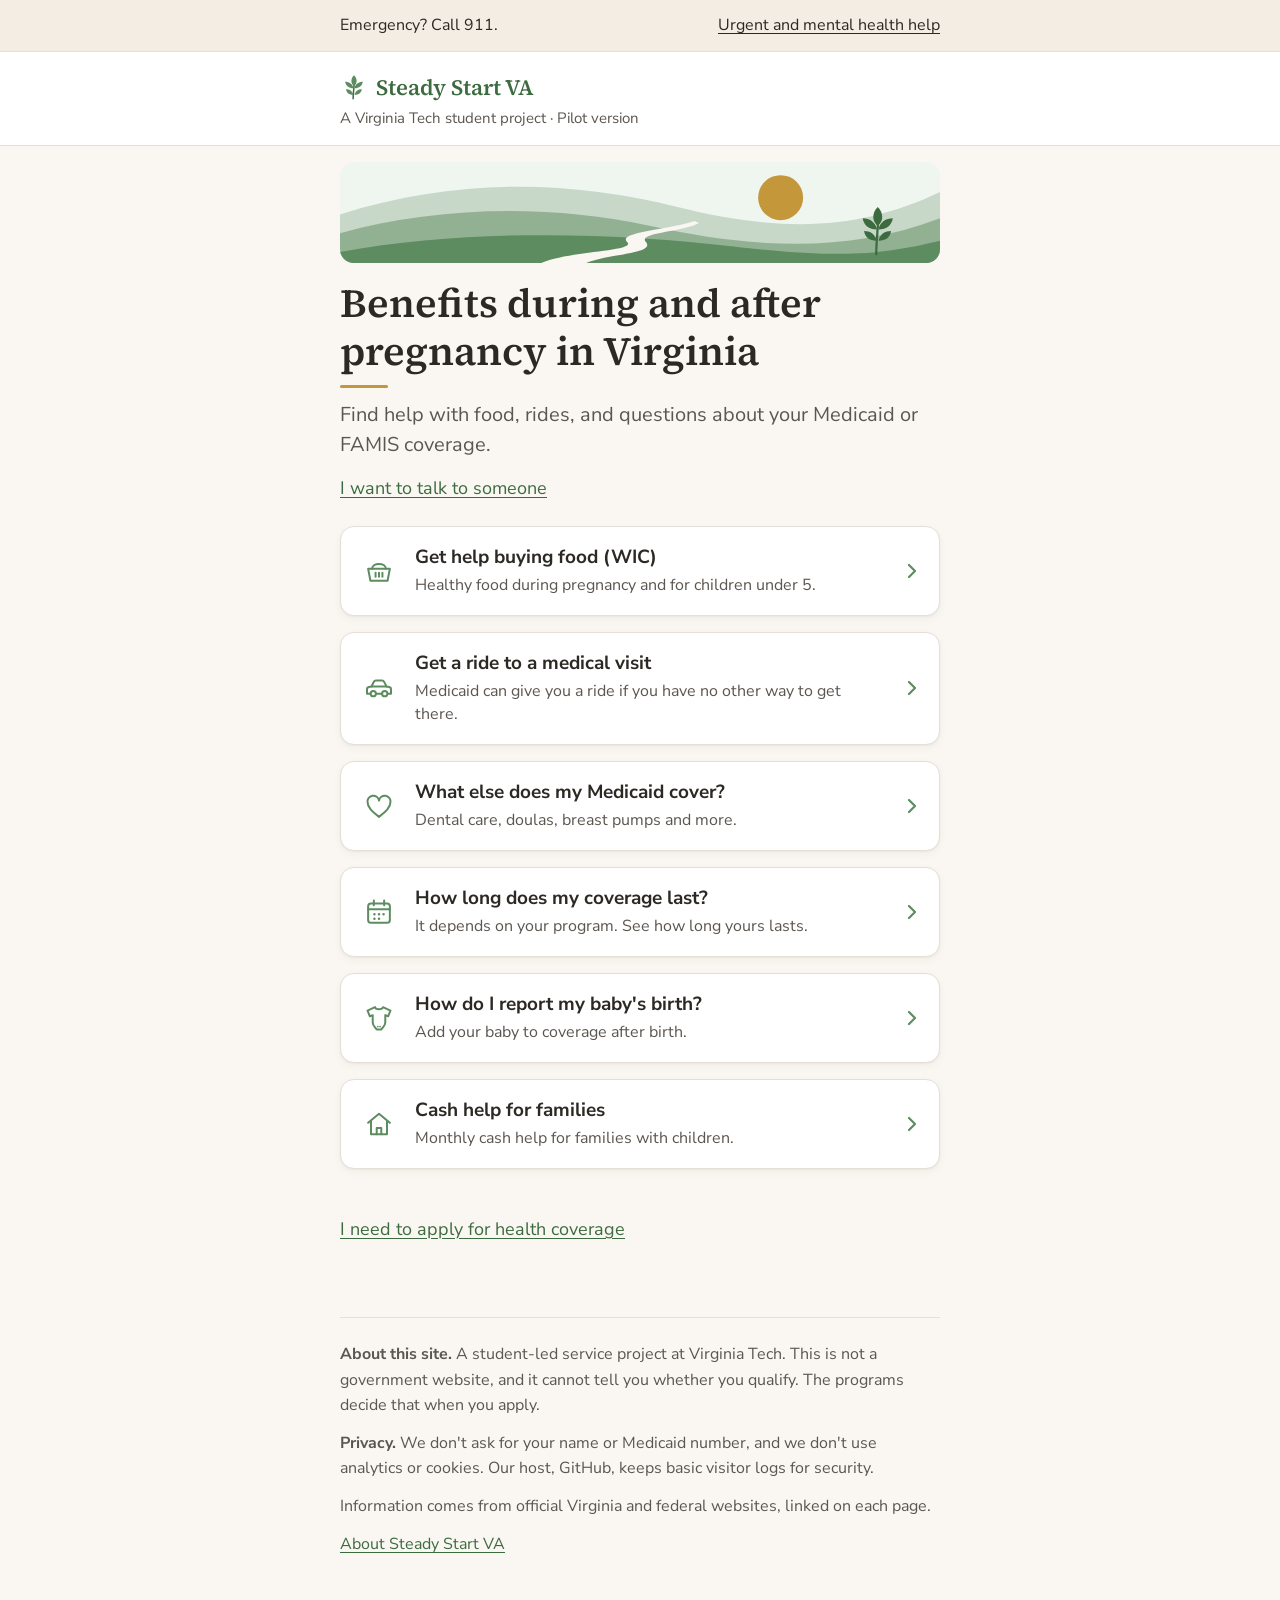
<file: index.html>
<!doctype html>
<html lang="en">
<head>
<meta charset="utf-8">
<meta name="viewport" content="width=device-width, initial-scale=1, viewport-fit=cover">
<title>Steady Start VA: Benefits during and after pregnancy in Virginia</title>
<meta name="description" content="Plain-language help for pregnant and new parents in Virginia who have Medicaid or FAMIS: food help, rides to medical visits, what Medicaid covers, how long coverage lasts, and who to call.">
<meta name="color-scheme" content="only light">
<link rel="icon" type="image/png" href="favicon.png">
<link rel="icon" type="image/svg+xml" href="favicon.svg">
<link rel="apple-touch-icon" href="favicon.png">
<meta property="og:type" content="website">
<meta property="og:site_name" content="Steady Start VA">
<meta property="og:title" content="Steady Start VA: Benefits during and after pregnancy in Virginia">
<meta property="og:description" content="Plain-language help for pregnant and new parents in Virginia who have Medicaid or FAMIS: food help, rides to medical visits, what Medicaid covers, how long coverage lasts, and who to call.">
<meta property="og:image" content="https://jav97970.github.io/steady-start-va/og-image.png">
<meta property="og:image:width" content="1200">
<meta property="og:image:height" content="630">
<meta property="og:image:alt" content="Steady Start VA: Benefits during and after pregnancy in Virginia">
<meta name="twitter:card" content="summary_large_image">
<meta name="twitter:title" content="Steady Start VA: Benefits during and after pregnancy in Virginia">
<meta name="twitter:description" content="Plain-language help for pregnant and new parents in Virginia who have Medicaid or FAMIS: food help, rides to medical visits, what Medicaid covers, how long coverage lasts, and who to call.">
<meta name="twitter:image" content="https://jav97970.github.io/steady-start-va/og-image.png">
<link rel="stylesheet" href="styles.css">
</head>
<body>
<a class="skip" href="#main">Skip to main content</a>

<aside class="urgent" aria-label="Urgent help">
  <div class="wrap">
    <p>Emergency? Call 911.</p>
    <p><a href="urgent.html">Urgent and mental health help</a></p>
  </div>
</aside>

<header class="site-head">
  <div class="wrap">
    <p class="site-name"><a href="index.html" aria-current="page"><svg class="logo" viewBox="0 0 32 32" aria-hidden="true" focusable="false"><path d="M15 29.5C15 21 17 13 16 5" fill="none" stroke="#3D6B40" stroke-width="1.7" stroke-linecap="round"/><path d="M16 2.5c4 4 4 9.5 0 12.5-4-3-4-8.5 0-12.5z" fill="#5E8C61"/><path d="M15.5 17.5c-5.5 0-9-3-9.5-7.5 4.5 0 8.5 2.5 9.5 7.5zM16.5 17.5c5.5 0 9-3 9.5-7.5-4.5 0-8.5 2.5-9.5 7.5zM15.2 25c-4.8 0-7.8-2.5-8.300-6.5 4 0 7.5 2 8.300 6.5zM16.6 25c4.8 0 7.8-2.5 8.300-6.5-4 0-7.5 2-8.300 6.5z" fill="#5E8C61"/></svg>Steady Start VA</a></p>
    <p class="tagline">A Virginia Tech student project · Pilot version</p>
  </div>
</header>

<div class="wrap">
  <main id="main">
    <svg class="hero" viewBox="0 52 640 108" aria-hidden="true" focusable="false">
    <rect y="52" width="640" height="108" fill="#EFF5EF"/>
    <circle cx="470" cy="90" r="24" fill="#C4973B"/>
    <path d="M0 108C120 70 240 70 360 100S560 122 640 84V160H0Z" fill="#5E8C61" fill-opacity=".28"/>
    <path d="M0 128C100 100 220 96 330 120S540 150 640 112V160H0Z" fill="#5E8C61" fill-opacity=".5"/>
    <path d="M0 148C140 122 300 128 420 142S580 150 640 136V160H0Z" fill="#5E8C61"/>
    <path d="M214 160C246 146 318 148 306 137C296 127 352 124 378 115L383 117C364 127 318 127 326 137C338 150 284 150 262 160Z" fill="#FAF7F2"/>
    <g transform="translate(548 96) scale(1.6)"><path d="M15 34C15 22 17 13 16 5" fill="none" stroke="#3D6B40" stroke-width="1.5" stroke-linecap="round"/><path d="M16 2.5c4 4 4 9.5 0 12.5-4-3-4-8.5 0-12.5zM15.5 17.5c-5.5 0-9-3-9.5-7.5 4.5 0 8.5 2.5 9.5 7.5zM16.5 17.5c5.5 0 9-3 9.5-7.5-4.5 0-8.5 2.5-9.5 7.5zM15.2 25c-4.8 0-7.8-2.5-8.300-6.5 4 0 7.5 2 8.300 6.5zM16.6 25c4.8 0 7.8-2.5 8.300-6.5-4 0-7.5 2-8.300 6.5z" fill="#3D6B40"/></g>
    </svg>
    <h1>Benefits during and after pregnancy in Virginia</h1>
    <p class="lede">Find help with food, rides, and questions about your Medicaid or FAMIS coverage.</p>
    <p class="talk-link"><a href="talk.html">I want to talk to someone</a></p>

    <nav aria-label="Topics">
      <ul class="topics">
        <li><a href="food.html"><svg class="icon" viewBox="0 0 28 28" fill="none" stroke="#5E8C61" stroke-width="1.75" stroke-linecap="round" stroke-linejoin="round" aria-hidden="true" focusable="false"><path d="M8 12C8 6.5 20 6.5 20 12"/><path d="M4.5 12h19l-2 10.500h-15z"/><path d="M11 15.500v3.500M14 15.500v3.500M17 15.500v3.5"/></svg><span class="text"><span class="title">Get help buying food (WIC)</span> <span class="line">Healthy food during pregnancy and for children under 5.</span></span><svg class="arrow" viewBox="0 0 10 16" fill="none" stroke="#5E8C61" stroke-width="2.2" stroke-linecap="round" stroke-linejoin="round" aria-hidden="true" focusable="false"><path d="M2 2l6 6-6 6"/></svg></a></li>
        <li><a href="rides.html"><svg class="icon" viewBox="0 0 28 28" fill="none" stroke="#5E8C61" stroke-width="1.75" stroke-linecap="round" stroke-linejoin="round" aria-hidden="true" focusable="false"><path d="M3.5 19v-3.800a2 2 0 0 1 1.6-2l2.3-.5 2.1-4.100a2 2 0 0 1 1.8-1.100h5.400a2 2 0 0 1 1.8 1.100l2.1 4.1 2.3.500a2 2 0 0 1 1.6 2V19z"/><path d="M7.4 12.700h13.2"/><circle cx="9" cy="19" r="2.3" fill="#FFFFFF"/><circle cx="19" cy="19" r="2.3" fill="#FFFFFF"/></svg><span class="text"><span class="title">Get a ride to a medical visit</span> <span class="line">Medicaid can give you a ride if you have no other way to get there.</span></span><svg class="arrow" viewBox="0 0 10 16" fill="none" stroke="#5E8C61" stroke-width="2.2" stroke-linecap="round" stroke-linejoin="round" aria-hidden="true" focusable="false"><path d="M2 2l6 6-6 6"/></svg></a></li>
        <li><a href="coverage.html"><svg class="icon" viewBox="0 0 28 28" fill="none" stroke="#5E8C61" stroke-width="1.75" stroke-linecap="round" stroke-linejoin="round" aria-hidden="true" focusable="false"><path d="M14 23.500C7 18.5 4 14.8 4 10.800a5 5 0 0 1 10-1.6 5 5 0 0 1 10 1.600c0 4-3 7.7-10 12.700z"/></svg><span class="text"><span class="title">What else does my Medicaid cover?</span> <span class="line">Dental care, doulas, breast pumps and more.</span></span><svg class="arrow" viewBox="0 0 10 16" fill="none" stroke="#5E8C61" stroke-width="2.2" stroke-linecap="round" stroke-linejoin="round" aria-hidden="true" focusable="false"><path d="M2 2l6 6-6 6"/></svg></a></li>
        <li><a href="how-long.html"><svg class="icon" viewBox="0 0 28 28" fill="none" stroke="#5E8C61" stroke-width="1.75" stroke-linecap="round" stroke-linejoin="round" aria-hidden="true" focusable="false"><rect x="4.5" y="6.5" width="19" height="17" rx="2.5"/><path d="M4.5 11.500h19M9.5 4v4M18.5 4v4"/><path d="M10 16h.01M14 16h.01M18 16h.01M10 20h.01M14 20h.01" stroke-width="2.2"/></svg><span class="text"><span class="title">How long does my coverage last?</span> <span class="line">It depends on your program. See how long yours lasts.</span></span><svg class="arrow" viewBox="0 0 10 16" fill="none" stroke="#5E8C61" stroke-width="2.2" stroke-linecap="round" stroke-linejoin="round" aria-hidden="true" focusable="false"><path d="M2 2l6 6-6 6"/></svg></a></li>
        <li><a href="baby.html"><svg class="icon" viewBox="0 0 28 28" fill="none" stroke="#5E8C61" stroke-width="1.75" stroke-linecap="round" stroke-linejoin="round" aria-hidden="true" focusable="false"><path d="M10.5 4.500c.5 2.6 6.5 2.6 7 0L24 7.500l-2 5-2.5-1V18c0 3-2.5 4.5-3.5 6h-4c-1-1.5-3.5-3-3.5-6v-6.500l-2.5 1-2-5z"/><path d="M13 21.500h.01M15 21.500h.01" stroke-width="1.5"/></svg><span class="text"><span class="title">How do I report my baby's birth?</span> <span class="line">Add your baby to coverage after birth.</span></span><svg class="arrow" viewBox="0 0 10 16" fill="none" stroke="#5E8C61" stroke-width="2.2" stroke-linecap="round" stroke-linejoin="round" aria-hidden="true" focusable="false"><path d="M2 2l6 6-6 6"/></svg></a></li>
        <li><a href="family.html"><svg class="icon" viewBox="0 0 28 28" fill="none" stroke="#5E8C61" stroke-width="1.75" stroke-linecap="round" stroke-linejoin="round" aria-hidden="true" focusable="false"><path d="M4.5 13L14 5l9.5 8"/><path d="M7 11.500V23h14V11.5"/><path d="M12 23v-5.500h4V23"/></svg><span class="text"><span class="title">Cash help for families</span> <span class="line">Monthly cash help for families with children.</span></span><svg class="arrow" viewBox="0 0 10 16" fill="none" stroke="#5E8C61" stroke-width="2.2" stroke-linecap="round" stroke-linejoin="round" aria-hidden="true" focusable="false"><path d="M2 2l6 6-6 6"/></svg></a></li>
      </ul>
    </nav>

    <nav aria-label="More help">
      <ul class="small-links">
        <li><a href="apply.html">I need to apply for health coverage</a></li>
      </ul>
    </nav>
  </main>

  <footer>
    <p><strong>About this site.</strong> A student-led service project at Virginia Tech. This is not a government website, and it cannot tell you whether you qualify. The programs decide that when you apply.</p>
    <p><strong>Privacy.</strong> We don't ask for your name or Medicaid number, and we don't use analytics or cookies. Our host, GitHub, keeps basic visitor logs for security.</p>
    <p>Information comes from official Virginia and federal websites, linked on each page.</p>
    <p><a href="about.html">About Steady Start VA</a></p>
  </footer>
</div>
</body>
</html>
</file>
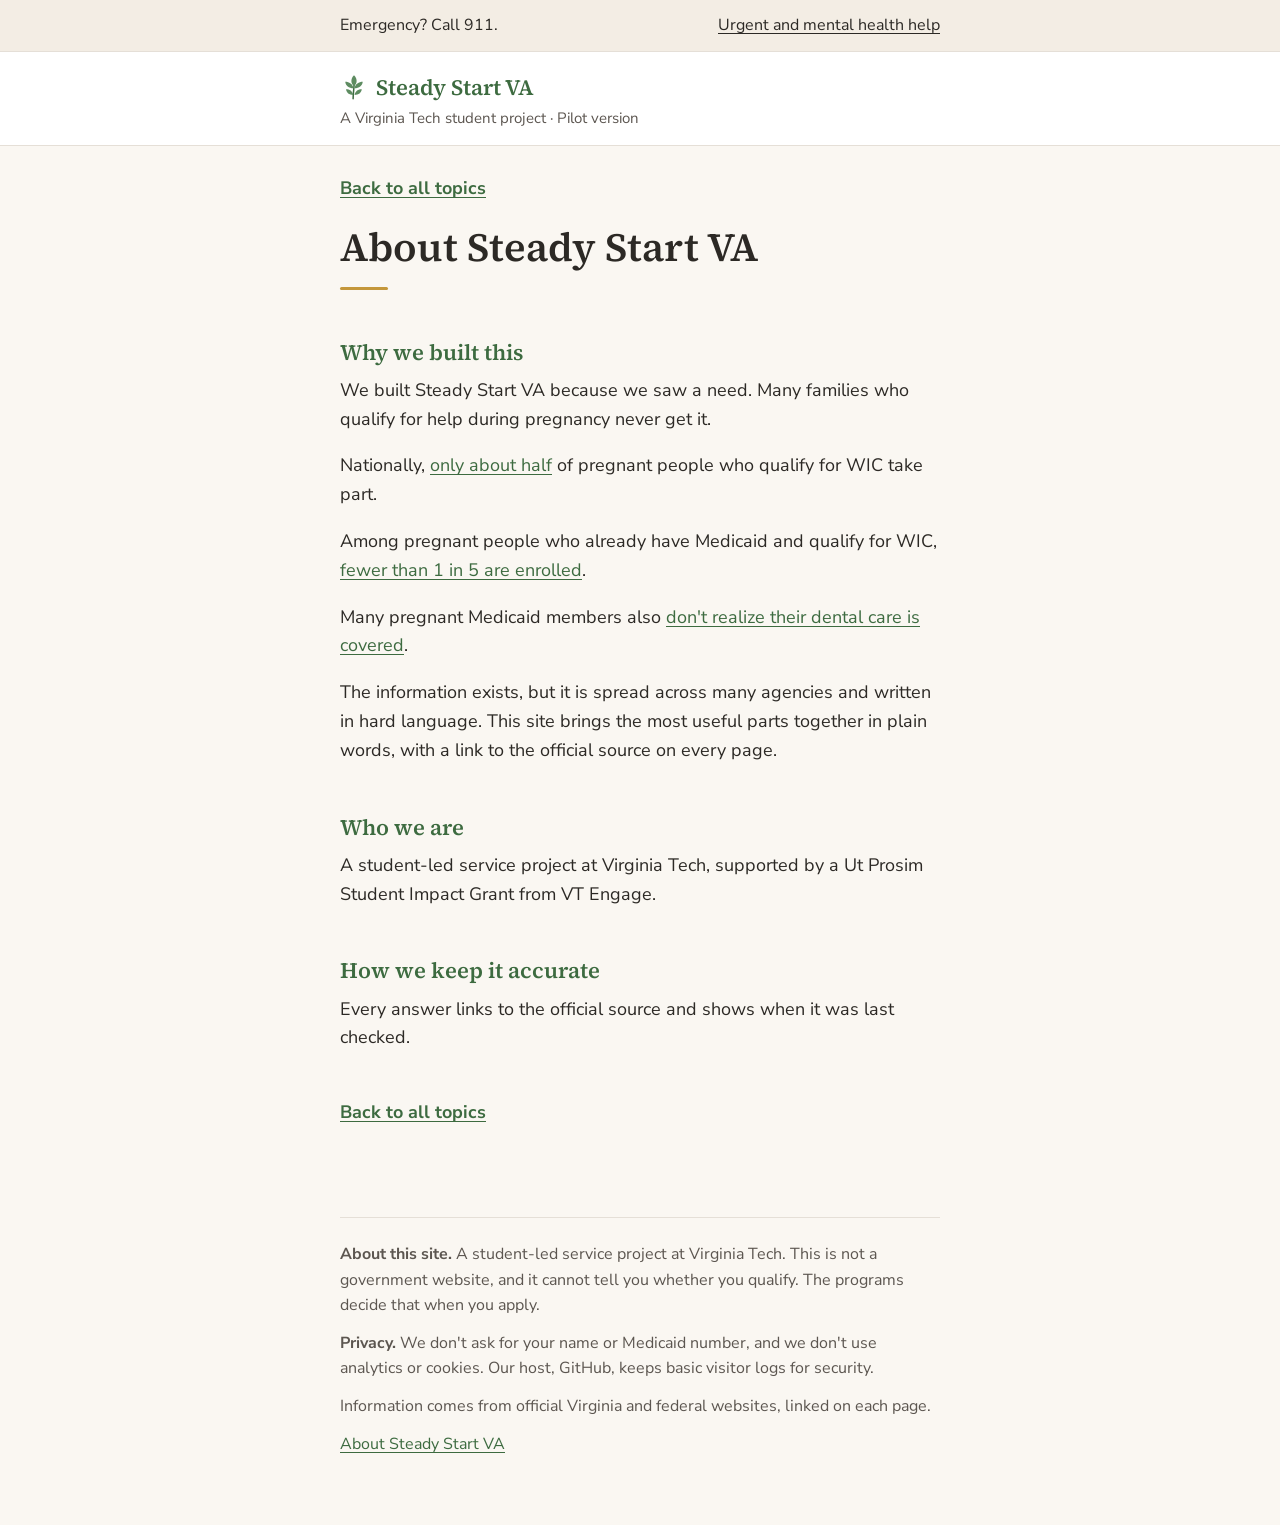
<file: about.html>
<!doctype html>
<html lang="en">
<head>
<meta charset="utf-8">
<meta name="viewport" content="width=device-width, initial-scale=1, viewport-fit=cover">
<title>About | Steady Start VA</title>
<meta name="description" content="Why Steady Start VA exists, who runs it, and how its answers are kept accurate.">
<meta name="color-scheme" content="only light">
<link rel="icon" type="image/png" href="favicon.png">
<link rel="icon" type="image/svg+xml" href="favicon.svg">
<link rel="apple-touch-icon" href="favicon.png">
<meta property="og:type" content="website">
<meta property="og:site_name" content="Steady Start VA">
<meta property="og:title" content="About | Steady Start VA">
<meta property="og:description" content="Why Steady Start VA exists, who runs it, and how its answers are kept accurate.">
<meta property="og:image" content="https://jav97970.github.io/steady-start-va/og-image.png">
<meta property="og:image:width" content="1200">
<meta property="og:image:height" content="630">
<meta property="og:image:alt" content="Steady Start VA: Benefits during and after pregnancy in Virginia">
<meta name="twitter:card" content="summary_large_image">
<meta name="twitter:title" content="About | Steady Start VA">
<meta name="twitter:description" content="Why Steady Start VA exists, who runs it, and how its answers are kept accurate.">
<meta name="twitter:image" content="https://jav97970.github.io/steady-start-va/og-image.png">
<link rel="stylesheet" href="styles.css">
</head>
<body>
<a class="skip" href="#main">Skip to main content</a>

<aside class="urgent" aria-label="Urgent help">
  <div class="wrap">
    <p>Emergency? Call 911.</p>
    <p><a href="urgent.html">Urgent and mental health help</a></p>
  </div>
</aside>

<header class="site-head">
  <div class="wrap">
    <p class="site-name"><a href="index.html"><svg class="logo" viewBox="0 0 32 32" aria-hidden="true" focusable="false"><path d="M15 29.5C15 21 17 13 16 5" fill="none" stroke="#3D6B40" stroke-width="1.7" stroke-linecap="round"/><path d="M16 2.5c4 4 4 9.5 0 12.5-4-3-4-8.5 0-12.5z" fill="#5E8C61"/><path d="M15.5 17.5c-5.5 0-9-3-9.5-7.5 4.5 0 8.5 2.5 9.5 7.5zM16.5 17.5c5.5 0 9-3 9.5-7.5-4.5 0-8.5 2.5-9.5 7.5zM15.2 25c-4.8 0-7.8-2.5-8.300-6.5 4 0 7.5 2 8.300 6.5zM16.6 25c4.8 0 7.8-2.5 8.300-6.5-4 0-7.5 2-8.300 6.5z" fill="#5E8C61"/></svg>Steady Start VA</a></p>
    <p class="tagline">A Virginia Tech student project · Pilot version</p>
  </div>
</header>

<div class="wrap">
  <main id="main">
    <a class="back" href="index.html">Back to all topics</a>
    <h1>About Steady Start VA</h1>

    <h2>Why we built this</h2>
    <p>We built Steady Start VA because we saw a need. Many families who qualify for help during pregnancy never get it.</p>
    <p>Nationally, <a href="https://www.fna.usda.gov/research/wic/eer/2023" target="_blank" rel="noopener">only about half<span class="visually-hidden"> (opens in a new tab)</span></a> of pregnant people who qualify for WIC take part.</p>
    <p>Among pregnant people who already have Medicaid and qualify for WIC, <a href="https://www.cbpp.org/wiccollaborationsurvey" target="_blank" rel="noopener">fewer than 1 in 5 are enrolled<span class="visually-hidden"> (opens in a new tab)</span></a>.</p>
    <p>Many pregnant Medicaid members also <a href="https://virginiamercury.com/2023/02/13/study-dental-care-rose-among-low-income-pregnant-women-after-2015-medicaid-change/" target="_blank" rel="noopener">don't realize their dental care is covered<span class="visually-hidden"> (opens in a new tab)</span></a>.</p>
    <p>The information exists, but it is spread across many agencies and written in hard language. This site brings the most useful parts together in plain words, with a link to the official source on every page.</p>

    <h2>Who we are</h2>
    <p>A student-led service project at Virginia Tech, supported by a Ut Prosim Student Impact Grant from VT Engage.</p>

    <h2>How we keep it accurate</h2>
    <p>Every answer links to the official source and shows when it was last checked.</p>

    <p><a class="back" href="index.html">Back to all topics</a></p>
  </main>

  <footer>
    <p><strong>About this site.</strong> A student-led service project at Virginia Tech. This is not a government website, and it cannot tell you whether you qualify. The programs decide that when you apply.</p>
    <p><strong>Privacy.</strong> We don't ask for your name or Medicaid number, and we don't use analytics or cookies. Our host, GitHub, keeps basic visitor logs for security.</p>
    <p>Information comes from official Virginia and federal websites, linked on each page.</p>
    <p><a href="about.html" aria-current="page">About Steady Start VA</a></p>
  </footer>
</div>
</body>
</html>
</file>
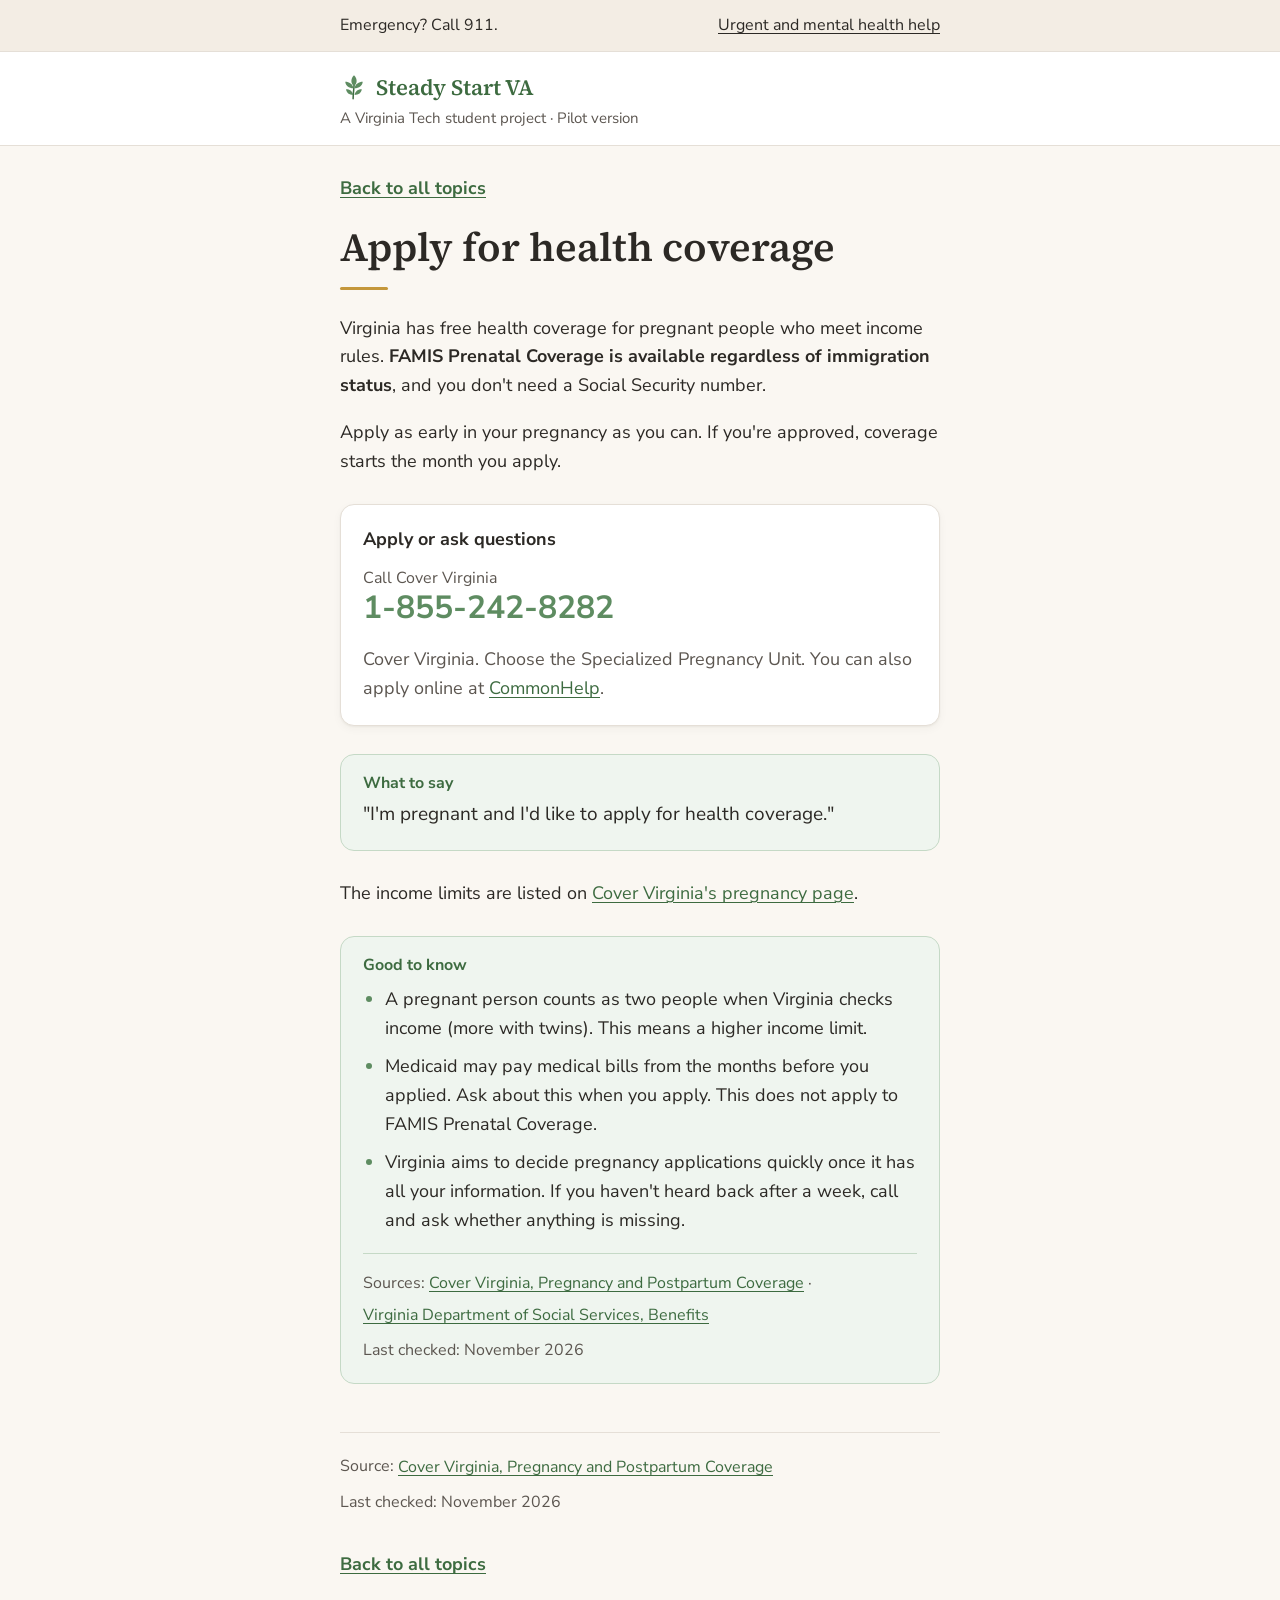
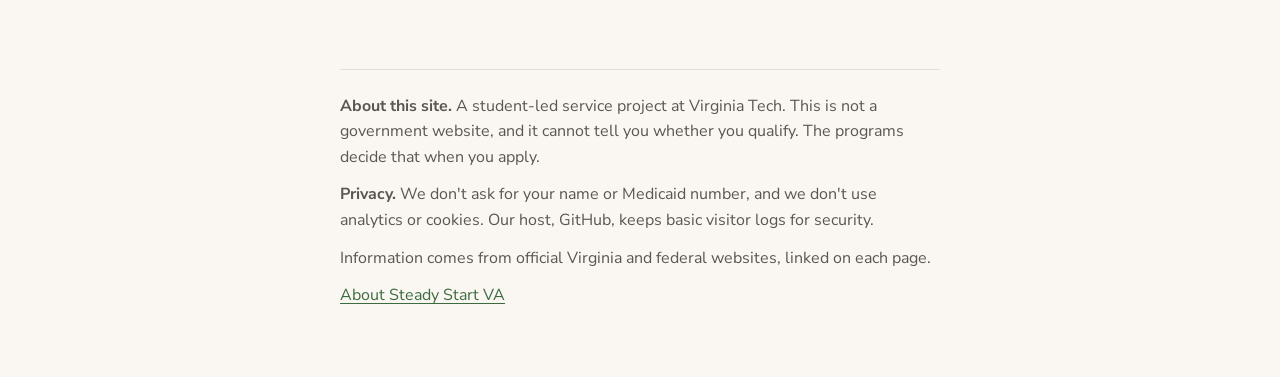
<file: apply.html>
<!doctype html>
<html lang="en">
<head>
<meta charset="utf-8">
<meta name="viewport" content="width=device-width, initial-scale=1, viewport-fit=cover">
<title>Apply for health coverage | Steady Start VA</title>
<meta name="description" content="How to apply for free health coverage in Virginia if you are pregnant.">
<meta name="color-scheme" content="only light">
<link rel="icon" type="image/png" href="favicon.png">
<link rel="icon" type="image/svg+xml" href="favicon.svg">
<link rel="apple-touch-icon" href="favicon.png">
<meta property="og:type" content="website">
<meta property="og:site_name" content="Steady Start VA">
<meta property="og:title" content="Apply for health coverage | Steady Start VA">
<meta property="og:description" content="How to apply for free health coverage in Virginia if you are pregnant.">
<meta property="og:image" content="https://jav97970.github.io/steady-start-va/og-image.png">
<meta property="og:image:width" content="1200">
<meta property="og:image:height" content="630">
<meta property="og:image:alt" content="Steady Start VA: Benefits during and after pregnancy in Virginia">
<meta name="twitter:card" content="summary_large_image">
<meta name="twitter:title" content="Apply for health coverage | Steady Start VA">
<meta name="twitter:description" content="How to apply for free health coverage in Virginia if you are pregnant.">
<meta name="twitter:image" content="https://jav97970.github.io/steady-start-va/og-image.png">
<link rel="stylesheet" href="styles.css">
</head>
<body>
<a class="skip" href="#main">Skip to main content</a>

<aside class="urgent" aria-label="Urgent help">
  <div class="wrap">
    <p>Emergency? Call 911.</p>
    <p><a href="urgent.html">Urgent and mental health help</a></p>
  </div>
</aside>

<header class="site-head">
  <div class="wrap">
    <p class="site-name"><a href="index.html"><svg class="logo" viewBox="0 0 32 32" aria-hidden="true" focusable="false"><path d="M15 29.5C15 21 17 13 16 5" fill="none" stroke="#3D6B40" stroke-width="1.7" stroke-linecap="round"/><path d="M16 2.5c4 4 4 9.5 0 12.5-4-3-4-8.5 0-12.5z" fill="#5E8C61"/><path d="M15.5 17.5c-5.5 0-9-3-9.5-7.5 4.5 0 8.5 2.5 9.5 7.5zM16.5 17.5c5.5 0 9-3 9.5-7.5-4.5 0-8.5 2.5-9.5 7.5zM15.2 25c-4.8 0-7.8-2.5-8.300-6.5 4 0 7.5 2 8.300 6.5zM16.6 25c4.8 0 7.8-2.5 8.300-6.5-4 0-7.5 2-8.300 6.5z" fill="#5E8C61"/></svg>Steady Start VA</a></p>
    <p class="tagline">A Virginia Tech student project · Pilot version</p>
  </div>
</header>

<div class="wrap">
  <main id="main">
    <a class="back" href="index.html">Back to all topics</a>
    <h1>Apply for health coverage</h1>

    <p>Virginia has free health coverage for pregnant people who meet income rules. <strong>FAMIS Prenatal Coverage is available regardless of immigration status</strong>, and you don't need a Social Security number.</p>
    <p>Apply as early in your pregnancy as you can. If you're approved, coverage starts the month you apply.</p>

    <div class="call">
      <p class="who">Apply or ask questions</p>
      <a class="phone" href="tel:18552428282"><span class="label">Call Cover Virginia</span> <span class="num">1-<wbr>855-<wbr>242-<wbr>8282</span></a>
      <p class="note">Cover Virginia. Choose the Specialized Pregnancy Unit. You can also apply online at <a href="https://commonhelp.virginia.gov/">CommonHelp</a>.</p>
    </div>

    <div class="say">
      <h2>What to say</h2>
      <p>"I'm pregnant and I'd like to apply for health coverage."</p>
    </div>

    <p>The income limits are listed on <a href="https://coverva.dmas.virginia.gov/learn/coverage-for-pregnant-individuals/cardinal-care-pregnancy-and-postpartum-coverage/">Cover Virginia's pregnancy page</a>.</p>

    <div class="tip">
      <h2>Good to know</h2>
      <ul>
        <li>A pregnant person counts as two people when Virginia checks income (more with twins). This means a higher income limit.</li>
        <li>Medicaid may pay medical bills from the months before you applied. Ask about this when you apply. This does not apply to FAMIS Prenatal Coverage.</li>
        <li>Virginia aims to decide pregnancy applications quickly once it has all your information. If you haven't heard back after a week, call and ask whether anything is missing.</li>
      </ul>
      <div class="src">
        <p>Sources: <a href="https://coverva.dmas.virginia.gov/learn/coverage-for-pregnant-individuals/cardinal-care-pregnancy-and-postpartum-coverage/">Cover Virginia, Pregnancy and Postpartum Coverage</a> · <a href="https://www.dss.virginia.gov/relief/">Virginia Department of Social Services, Benefits</a></p>
        <p>Last checked: November 2026</p>
      </div>
    </div>

    <div class="src">
      <p>Source: <a href="https://coverva.dmas.virginia.gov/learn/coverage-for-pregnant-individuals/cardinal-care-pregnancy-and-postpartum-coverage/">Cover Virginia, Pregnancy and Postpartum Coverage</a></p>
      <p>Last checked: November 2026</p>
    </div>

    <p><a class="back" href="index.html">Back to all topics</a></p>
  </main>

  <footer>
    <p><strong>About this site.</strong> A student-led service project at Virginia Tech. This is not a government website, and it cannot tell you whether you qualify. The programs decide that when you apply.</p>
    <p><strong>Privacy.</strong> We don't ask for your name or Medicaid number, and we don't use analytics or cookies. Our host, GitHub, keeps basic visitor logs for security.</p>
    <p>Information comes from official Virginia and federal websites, linked on each page.</p>
    <p><a href="about.html">About Steady Start VA</a></p>
  </footer>
</div>
</body>
</html>
</file>
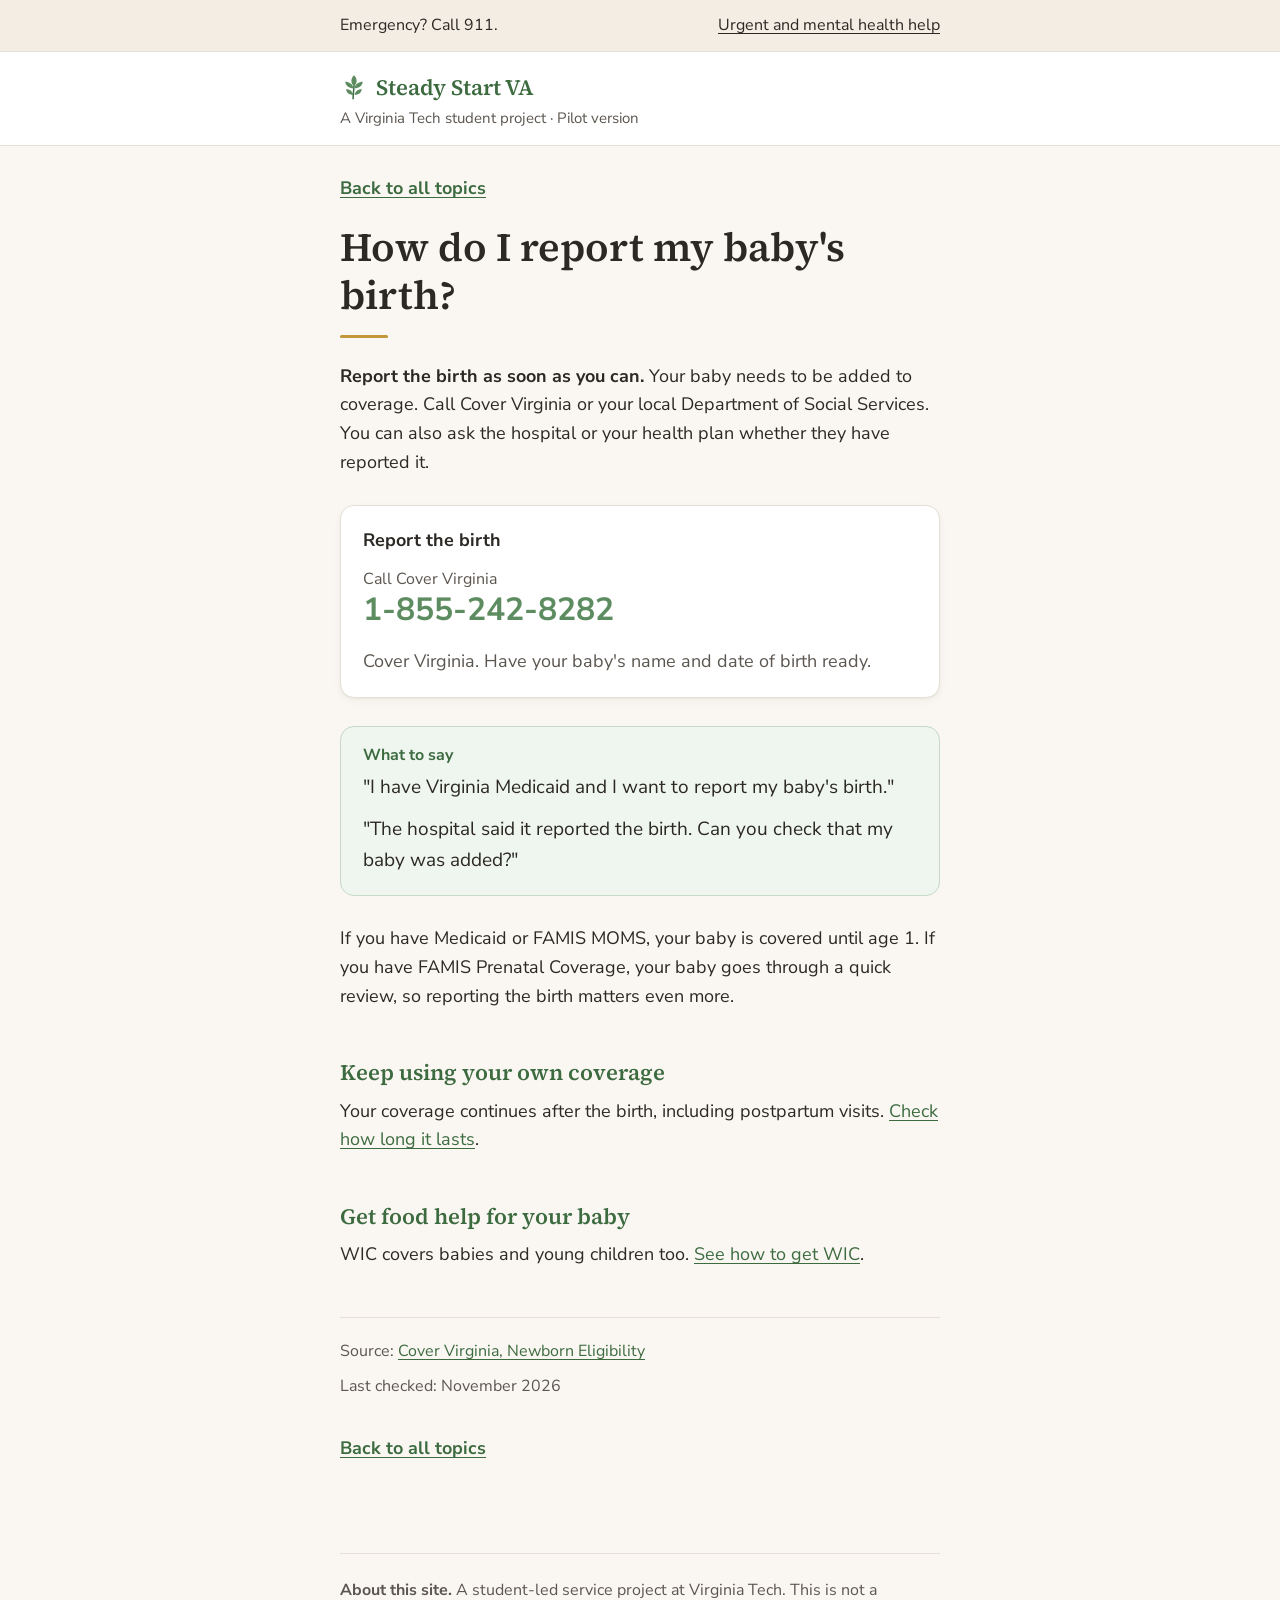
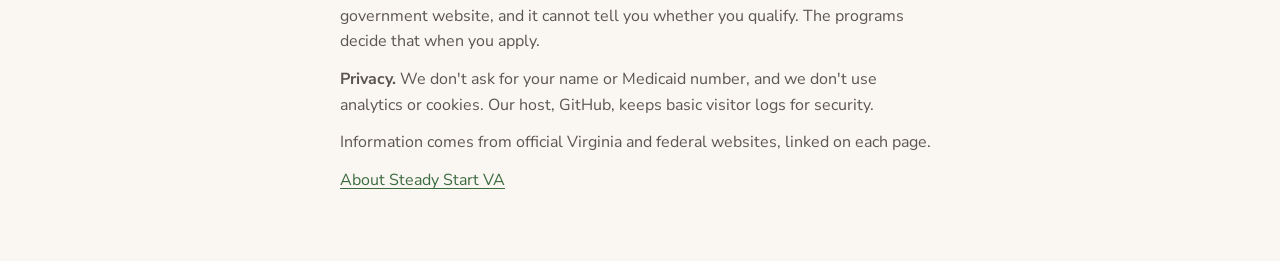
<file: baby.html>
<!doctype html>
<html lang="en">
<head>
<meta charset="utf-8">
<meta name="viewport" content="width=device-width, initial-scale=1, viewport-fit=cover">
<title>How do I report my baby's birth? | Steady Start VA</title>
<meta name="description" content="How to report your baby's birth to Cover Virginia so your baby is added to coverage.">
<meta name="color-scheme" content="only light">
<link rel="icon" type="image/png" href="favicon.png">
<link rel="icon" type="image/svg+xml" href="favicon.svg">
<link rel="apple-touch-icon" href="favicon.png">
<meta property="og:type" content="website">
<meta property="og:site_name" content="Steady Start VA">
<meta property="og:title" content="How do I report my baby's birth? | Steady Start VA">
<meta property="og:description" content="How to report your baby's birth to Cover Virginia so your baby is added to coverage.">
<meta property="og:image" content="https://jav97970.github.io/steady-start-va/og-image.png">
<meta property="og:image:width" content="1200">
<meta property="og:image:height" content="630">
<meta property="og:image:alt" content="Steady Start VA: Benefits during and after pregnancy in Virginia">
<meta name="twitter:card" content="summary_large_image">
<meta name="twitter:title" content="How do I report my baby's birth? | Steady Start VA">
<meta name="twitter:description" content="How to report your baby's birth to Cover Virginia so your baby is added to coverage.">
<meta name="twitter:image" content="https://jav97970.github.io/steady-start-va/og-image.png">
<link rel="stylesheet" href="styles.css">
</head>
<body>
<a class="skip" href="#main">Skip to main content</a>

<aside class="urgent" aria-label="Urgent help">
  <div class="wrap">
    <p>Emergency? Call 911.</p>
    <p><a href="urgent.html">Urgent and mental health help</a></p>
  </div>
</aside>

<header class="site-head">
  <div class="wrap">
    <p class="site-name"><a href="index.html"><svg class="logo" viewBox="0 0 32 32" aria-hidden="true" focusable="false"><path d="M15 29.5C15 21 17 13 16 5" fill="none" stroke="#3D6B40" stroke-width="1.7" stroke-linecap="round"/><path d="M16 2.5c4 4 4 9.5 0 12.5-4-3-4-8.5 0-12.5z" fill="#5E8C61"/><path d="M15.5 17.5c-5.5 0-9-3-9.5-7.5 4.5 0 8.5 2.5 9.5 7.5zM16.5 17.5c5.5 0 9-3 9.5-7.5-4.5 0-8.5 2.5-9.5 7.5zM15.2 25c-4.8 0-7.8-2.5-8.300-6.5 4 0 7.5 2 8.300 6.5zM16.6 25c4.8 0 7.8-2.5 8.300-6.5-4 0-7.5 2-8.300 6.5z" fill="#5E8C61"/></svg>Steady Start VA</a></p>
    <p class="tagline">A Virginia Tech student project · Pilot version</p>
  </div>
</header>

<div class="wrap">
  <main id="main">
    <a class="back" href="index.html">Back to all topics</a>
    <h1>How do I report my baby's birth?</h1>

    <p><strong>Report the birth as soon as you can.</strong> Your baby needs to be added to coverage. Call Cover Virginia or your local Department of Social Services. You can also ask the hospital or your health plan whether they have reported it.</p>

    <div class="call">
      <p class="who">Report the birth</p>
      <a class="phone" href="tel:18552428282"><span class="label">Call Cover Virginia</span> <span class="num">1-<wbr>855-<wbr>242-<wbr>8282</span></a>
      <p class="note">Cover Virginia. Have your baby's name and date of birth ready.</p>
    </div>

    <div class="say">
      <h2>What to say</h2>
      <p>"I have Virginia Medicaid and I want to report my baby's birth."</p>
      <p>"The hospital said it reported the birth. Can you check that my baby was added?"</p>
    </div>

    <p>If you have Medicaid or FAMIS MOMS, your baby is covered until age 1. If you have FAMIS Prenatal Coverage, your baby goes through a quick review, so reporting the birth matters even more.</p>

    <h2>Keep using your own coverage</h2>
    <p>Your coverage continues after the birth, including postpartum visits. <a href="how-long.html">Check how long it lasts</a>.</p>

    <h2>Get food help for your baby</h2>
    <p>WIC covers babies and young children too. <a href="food.html">See how to get WIC</a>.</p>

    <div class="src">
      <p>Source: <a href="https://coverva.dmas.virginia.gov/learn/coverage-for-pregnant-individuals/cardinal-care-pregnancy-and-postpartum-coverage/">Cover Virginia, Newborn Eligibility</a></p>
      <p>Last checked: November 2026</p>
    </div>

    <p><a class="back" href="index.html">Back to all topics</a></p>
  </main>

  <footer>
    <p><strong>About this site.</strong> A student-led service project at Virginia Tech. This is not a government website, and it cannot tell you whether you qualify. The programs decide that when you apply.</p>
    <p><strong>Privacy.</strong> We don't ask for your name or Medicaid number, and we don't use analytics or cookies. Our host, GitHub, keeps basic visitor logs for security.</p>
    <p>Information comes from official Virginia and federal websites, linked on each page.</p>
    <p><a href="about.html">About Steady Start VA</a></p>
  </footer>
</div>
</body>
</html>
</file>
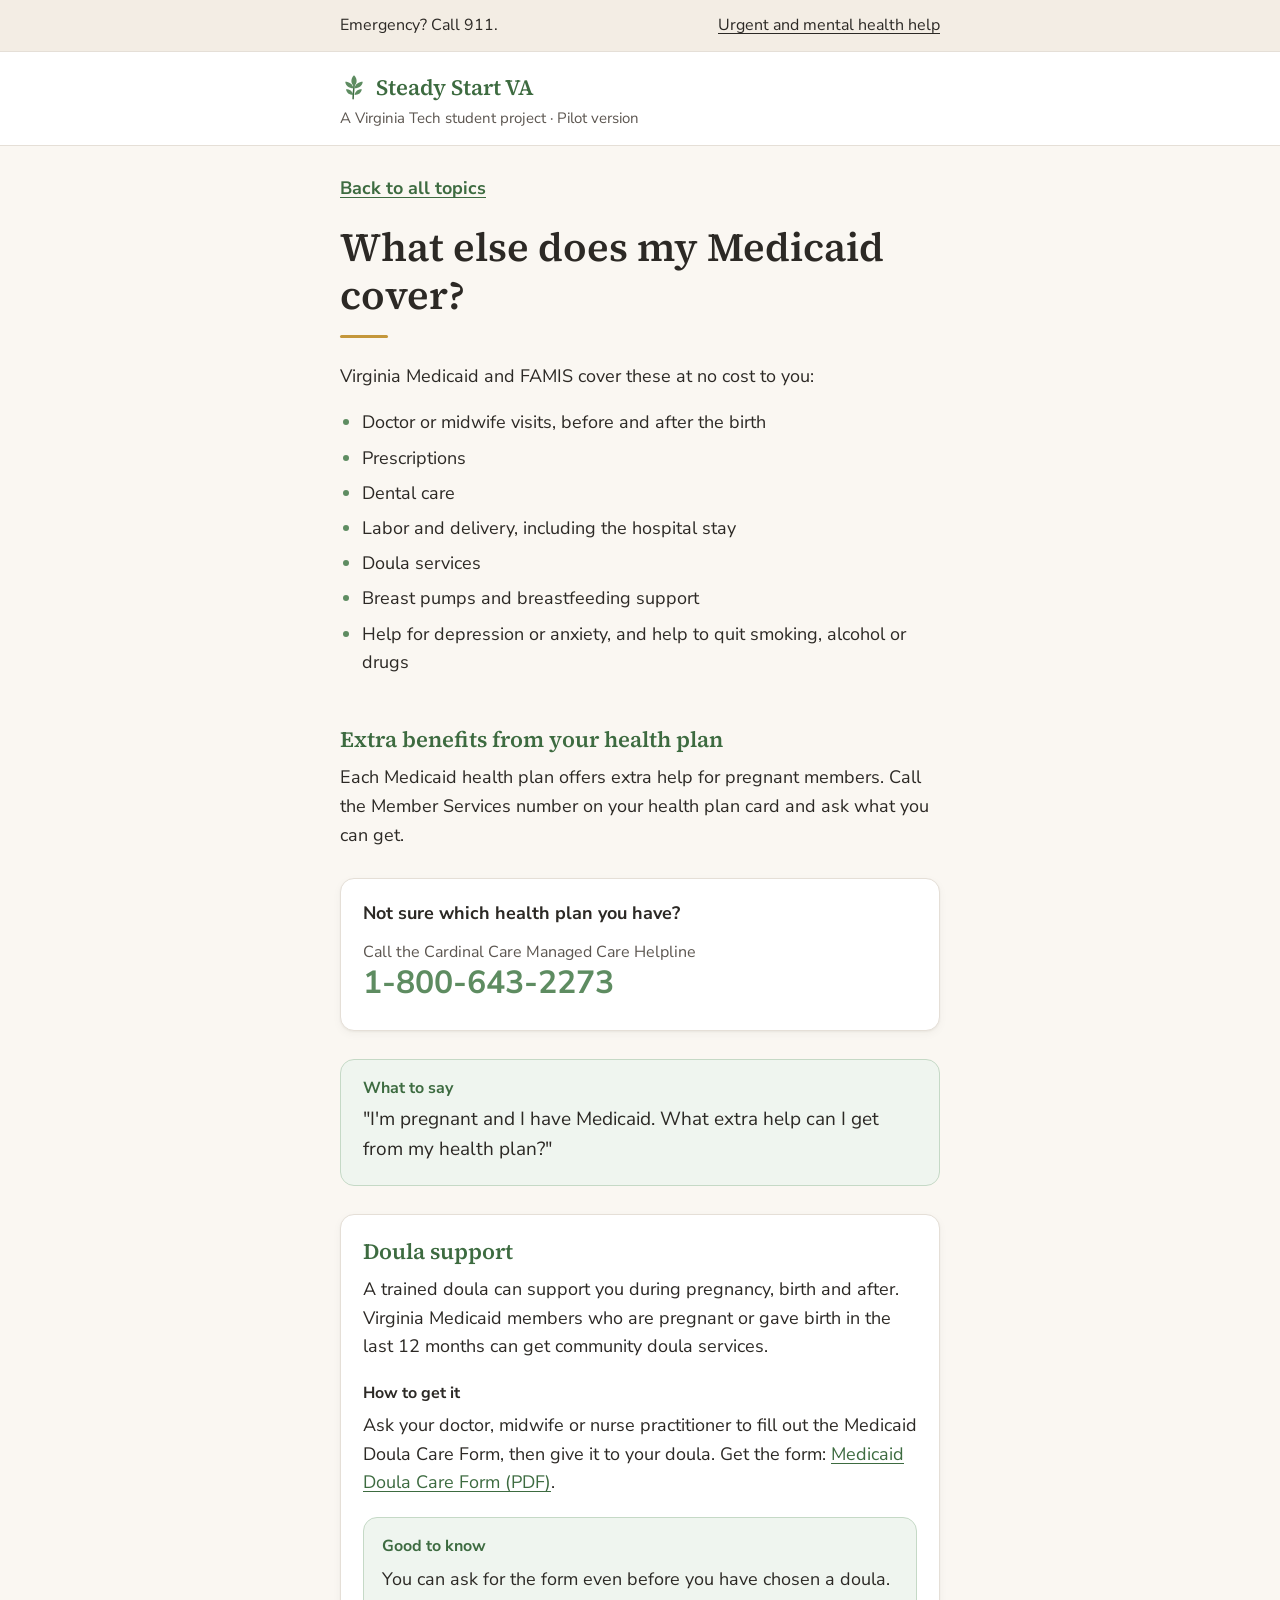
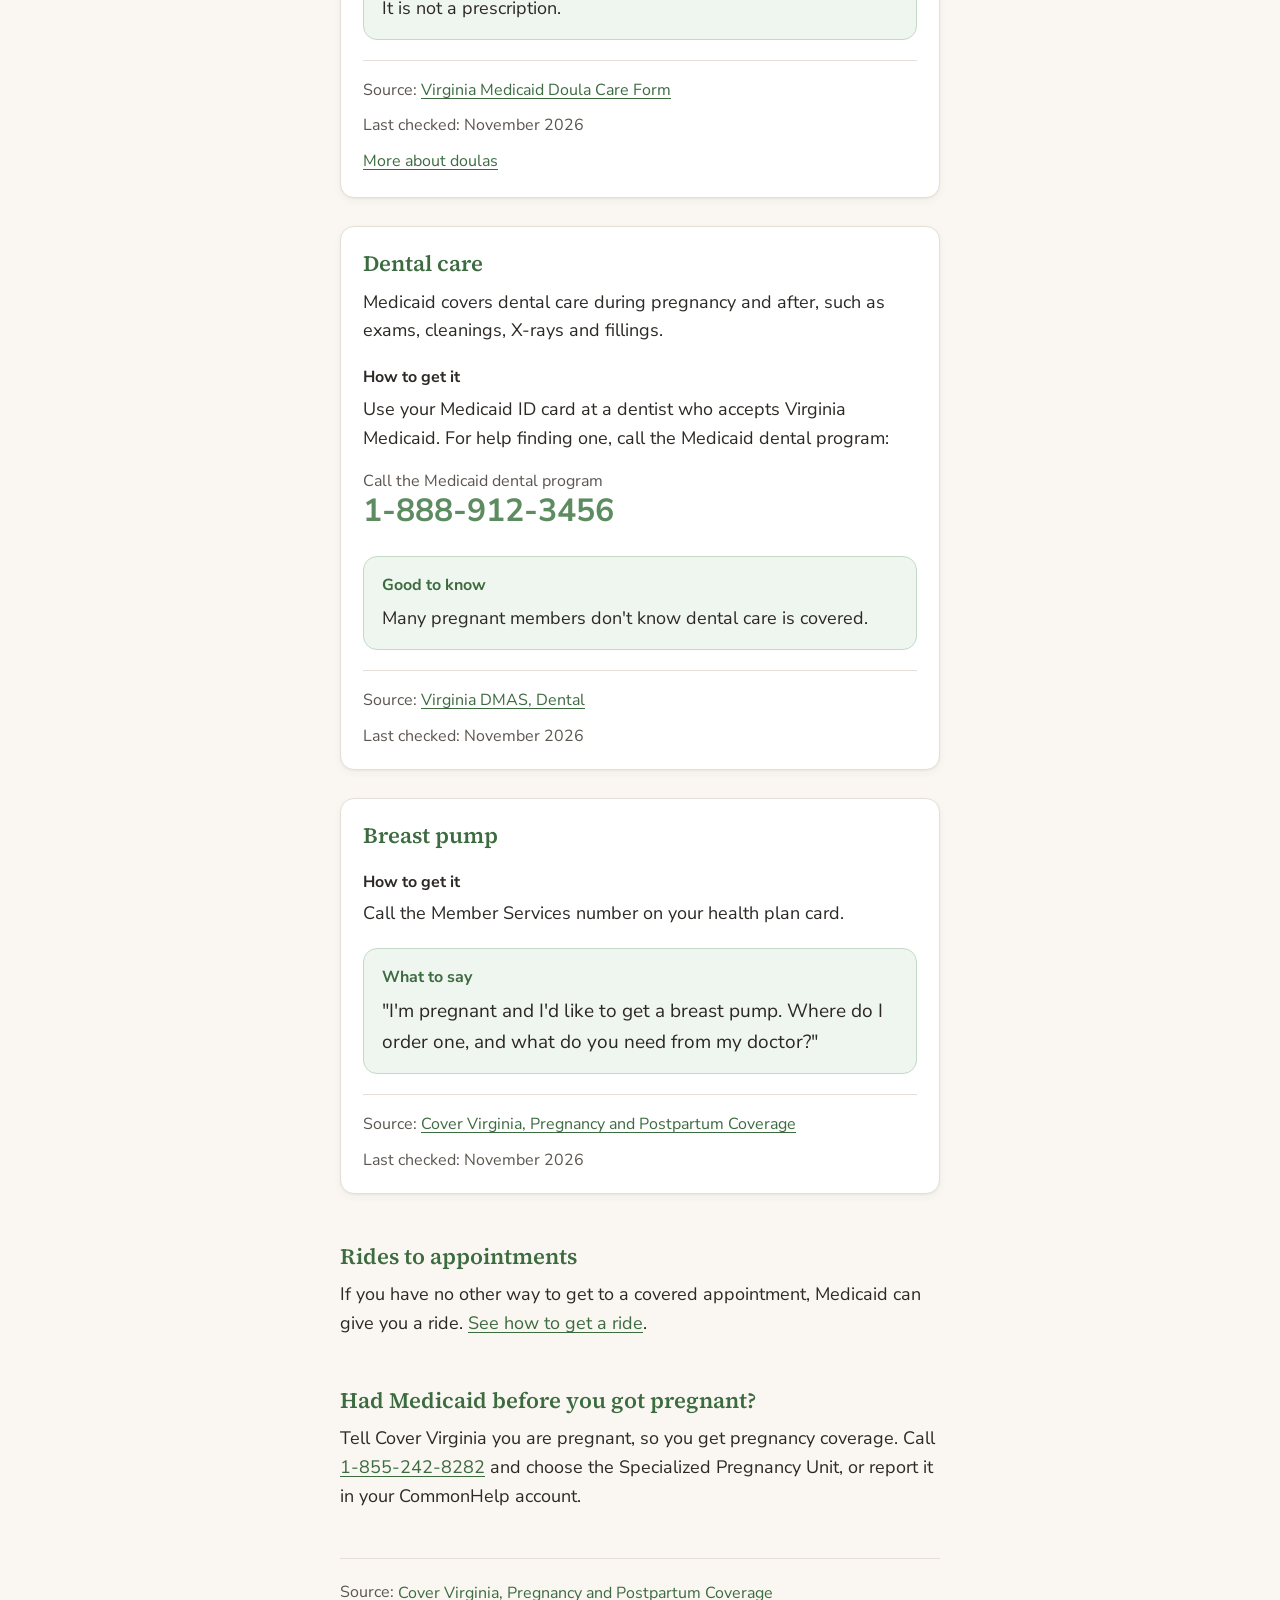
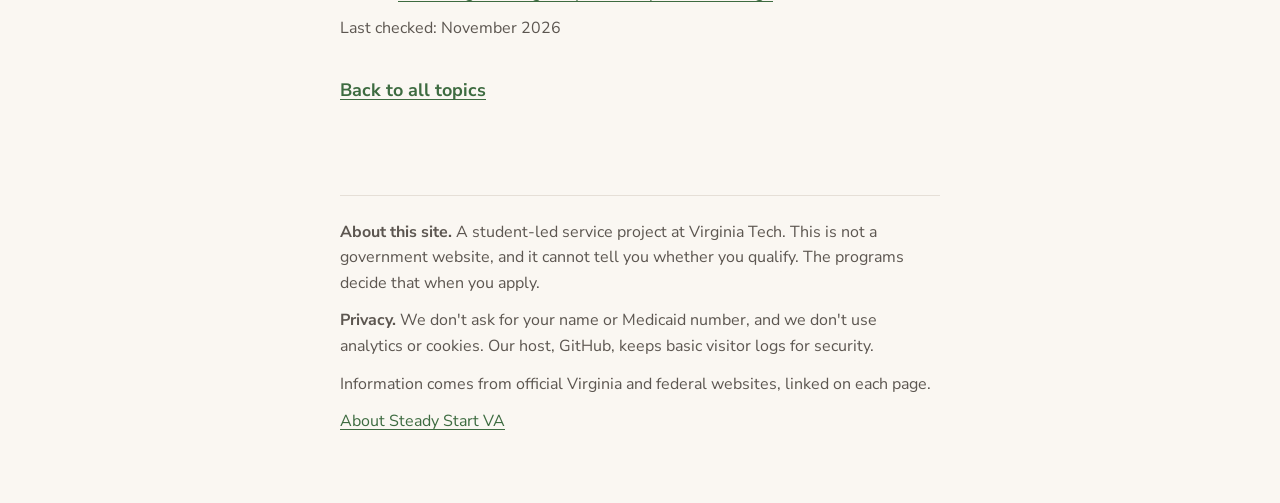
<file: coverage.html>
<!doctype html>
<html lang="en">
<head>
<meta charset="utf-8">
<meta name="viewport" content="width=device-width, initial-scale=1, viewport-fit=cover">
<title>What else does my Medicaid cover? | Steady Start VA</title>
<meta name="description" content="What Virginia Medicaid and FAMIS cover during and after pregnancy, and who to call about extra benefits.">
<meta name="color-scheme" content="only light">
<link rel="icon" type="image/png" href="favicon.png">
<link rel="icon" type="image/svg+xml" href="favicon.svg">
<link rel="apple-touch-icon" href="favicon.png">
<meta property="og:type" content="website">
<meta property="og:site_name" content="Steady Start VA">
<meta property="og:title" content="What else does my Medicaid cover? | Steady Start VA">
<meta property="og:description" content="What Virginia Medicaid and FAMIS cover during and after pregnancy, and who to call about extra benefits.">
<meta property="og:image" content="https://jav97970.github.io/steady-start-va/og-image.png">
<meta property="og:image:width" content="1200">
<meta property="og:image:height" content="630">
<meta property="og:image:alt" content="Steady Start VA: Benefits during and after pregnancy in Virginia">
<meta name="twitter:card" content="summary_large_image">
<meta name="twitter:title" content="What else does my Medicaid cover? | Steady Start VA">
<meta name="twitter:description" content="What Virginia Medicaid and FAMIS cover during and after pregnancy, and who to call about extra benefits.">
<meta name="twitter:image" content="https://jav97970.github.io/steady-start-va/og-image.png">
<link rel="stylesheet" href="styles.css">
</head>
<body>
<a class="skip" href="#main">Skip to main content</a>

<aside class="urgent" aria-label="Urgent help">
  <div class="wrap">
    <p>Emergency? Call 911.</p>
    <p><a href="urgent.html">Urgent and mental health help</a></p>
  </div>
</aside>

<header class="site-head">
  <div class="wrap">
    <p class="site-name"><a href="index.html"><svg class="logo" viewBox="0 0 32 32" aria-hidden="true" focusable="false"><path d="M15 29.5C15 21 17 13 16 5" fill="none" stroke="#3D6B40" stroke-width="1.7" stroke-linecap="round"/><path d="M16 2.5c4 4 4 9.5 0 12.5-4-3-4-8.5 0-12.5z" fill="#5E8C61"/><path d="M15.5 17.5c-5.5 0-9-3-9.5-7.5 4.5 0 8.5 2.5 9.5 7.5zM16.5 17.5c5.5 0 9-3 9.5-7.5-4.5 0-8.5 2.5-9.5 7.5zM15.2 25c-4.8 0-7.8-2.5-8.300-6.5 4 0 7.5 2 8.300 6.5zM16.6 25c4.8 0 7.8-2.5 8.300-6.5-4 0-7.5 2-8.300 6.5z" fill="#5E8C61"/></svg>Steady Start VA</a></p>
    <p class="tagline">A Virginia Tech student project · Pilot version</p>
  </div>
</header>

<div class="wrap">
  <main id="main">
    <a class="back" href="index.html">Back to all topics</a>
    <h1>What else does my Medicaid cover?</h1>

    <p>Virginia Medicaid and FAMIS cover these at no cost to you:</p>
    <ul>
      <li>Doctor or midwife visits, before and after the birth</li>
      <li>Prescriptions</li>
      <li>Dental care</li>
      <li>Labor and delivery, including the hospital stay</li>
      <li>Doula services</li>
      <li>Breast pumps and breastfeeding support</li>
      <li>Help for depression or anxiety, and help to quit smoking, alcohol or drugs</li>
    </ul>

    <h2>Extra benefits from your health plan</h2>
    <p>Each Medicaid health plan offers extra help for pregnant members. Call the Member Services number on your health plan card and ask what you can get.</p>

    <div class="call">
      <p class="who">Not sure which health plan you have?</p>
      <a class="phone" href="tel:18006432273"><span class="label">Call the Cardinal Care Managed Care Helpline</span> <span class="num">1-<wbr>800-<wbr>643-<wbr>2273</span></a>
    </div>

    <div class="say">
      <h2>What to say</h2>
      <p>"I'm pregnant and I have Medicaid. What extra help can I get from my health plan?"</p>
    </div>

    <section class="card" id="doula" aria-labelledby="doula-h">
      <h2 id="doula-h">Doula support</h2>
      <p>A trained doula can support you during pregnancy, birth and after. Virginia Medicaid members who are pregnant or gave birth in the last 12 months can get community doula services.</p>
      <h3>How to get it</h3>
      <p>Ask your doctor, midwife or nurse practitioner to fill out the Medicaid Doula Care Form, then give it to your doula. Get the form: <a href="https://vamedicaid.dmas.virginia.gov/sites/default/files/2026-07/MES_VA_3100_Medicaid_Doula_Care_Form_Combined_ENG.pdf">Medicaid Doula Care Form (PDF)</a>.</p>
      <div class="tip">
        <h3>Good to know</h3>
        <p>You can ask for the form even before you have chosen a doula. It is not a prescription.</p>
      </div>
      <div class="src">
        <p>Source: <a href="https://vamedicaid.dmas.virginia.gov/sites/default/files/2026-07/MES_VA_3100_Medicaid_Doula_Care_Form_Combined_ENG.pdf">Virginia Medicaid Doula Care Form</a></p>
        <p>Last checked: November 2026</p>
        <p><a href="https://www.dmas.virginia.gov/for-members/benefits-and-services/maternal-and-child-health/community-doula-program/">More about doulas</a></p>
      </div>
    </section>

    <section class="card" id="dental" aria-labelledby="dental-h">
      <h2 id="dental-h">Dental care</h2>
      <p>Medicaid covers dental care during pregnancy and after, such as exams, cleanings, X-rays and fillings.</p>
      <h3>How to get it</h3>
      <p>Use your Medicaid ID card at a dentist who accepts Virginia Medicaid. For help finding one, call the Medicaid dental program:</p>
      <a class="phone" href="tel:18889123456"><span class="label">Call the Medicaid dental program</span> <span class="num">1-<wbr>888-<wbr>912-<wbr>3456</span></a> <!-- VERIFY: dental program renamed Cardinal Care Smiles; confirm number before launch -->
      <div class="tip">
        <h3>Good to know</h3>
        <p>Many pregnant members don't know dental care is covered.</p>
      </div>
      <div class="src">
        <p>Source: <a href="https://www.dmas.virginia.gov/for-members/benefits-and-services/dental/">Virginia DMAS, Dental</a></p>
        <p>Last checked: November 2026</p>
      </div>
    </section>

    <section class="card" id="pump" aria-labelledby="pump-h">
      <h2 id="pump-h">Breast pump</h2>
      <h3>How to get it</h3>
      <p>Call the Member Services number on your health plan card.</p>
      <div class="say">
        <h3>What to say</h3>
        <p>"I'm pregnant and I'd like to get a breast pump. Where do I order one, and what do you need from my doctor?"</p>
      </div>
      <div class="src">
        <p>Source: <a href="https://coverva.dmas.virginia.gov/learn/coverage-for-pregnant-individuals/cardinal-care-pregnancy-and-postpartum-coverage/">Cover Virginia, Pregnancy and Postpartum Coverage</a></p>
        <p>Last checked: November 2026</p>
      </div>
    </section>

    <h2>Rides to appointments</h2>
    <p>If you have no other way to get to a covered appointment, Medicaid can give you a ride. <a href="rides.html">See how to get a ride</a>.</p>

    <h2>Had Medicaid before you got pregnant?</h2>
    <p>Tell Cover Virginia you are pregnant, so you get pregnancy coverage. Call <a href="tel:18552428282">1-<wbr>855-<wbr>242-<wbr>8282</a> and choose the Specialized Pregnancy Unit, or report it in your CommonHelp account.</p>

    <div class="src">
      <p>Source: <a href="https://coverva.dmas.virginia.gov/learn/coverage-for-pregnant-individuals/cardinal-care-pregnancy-and-postpartum-coverage/">Cover Virginia, Pregnancy and Postpartum Coverage</a></p>
      <p>Last checked: November 2026</p>
    </div>

    <p><a class="back" href="index.html">Back to all topics</a></p>
  </main>

  <footer>
    <p><strong>About this site.</strong> A student-led service project at Virginia Tech. This is not a government website, and it cannot tell you whether you qualify. The programs decide that when you apply.</p>
    <p><strong>Privacy.</strong> We don't ask for your name or Medicaid number, and we don't use analytics or cookies. Our host, GitHub, keeps basic visitor logs for security.</p>
    <p>Information comes from official Virginia and federal websites, linked on each page.</p>
    <p><a href="about.html">About Steady Start VA</a></p>
  </footer>
</div>
</body>
</html>
</file>
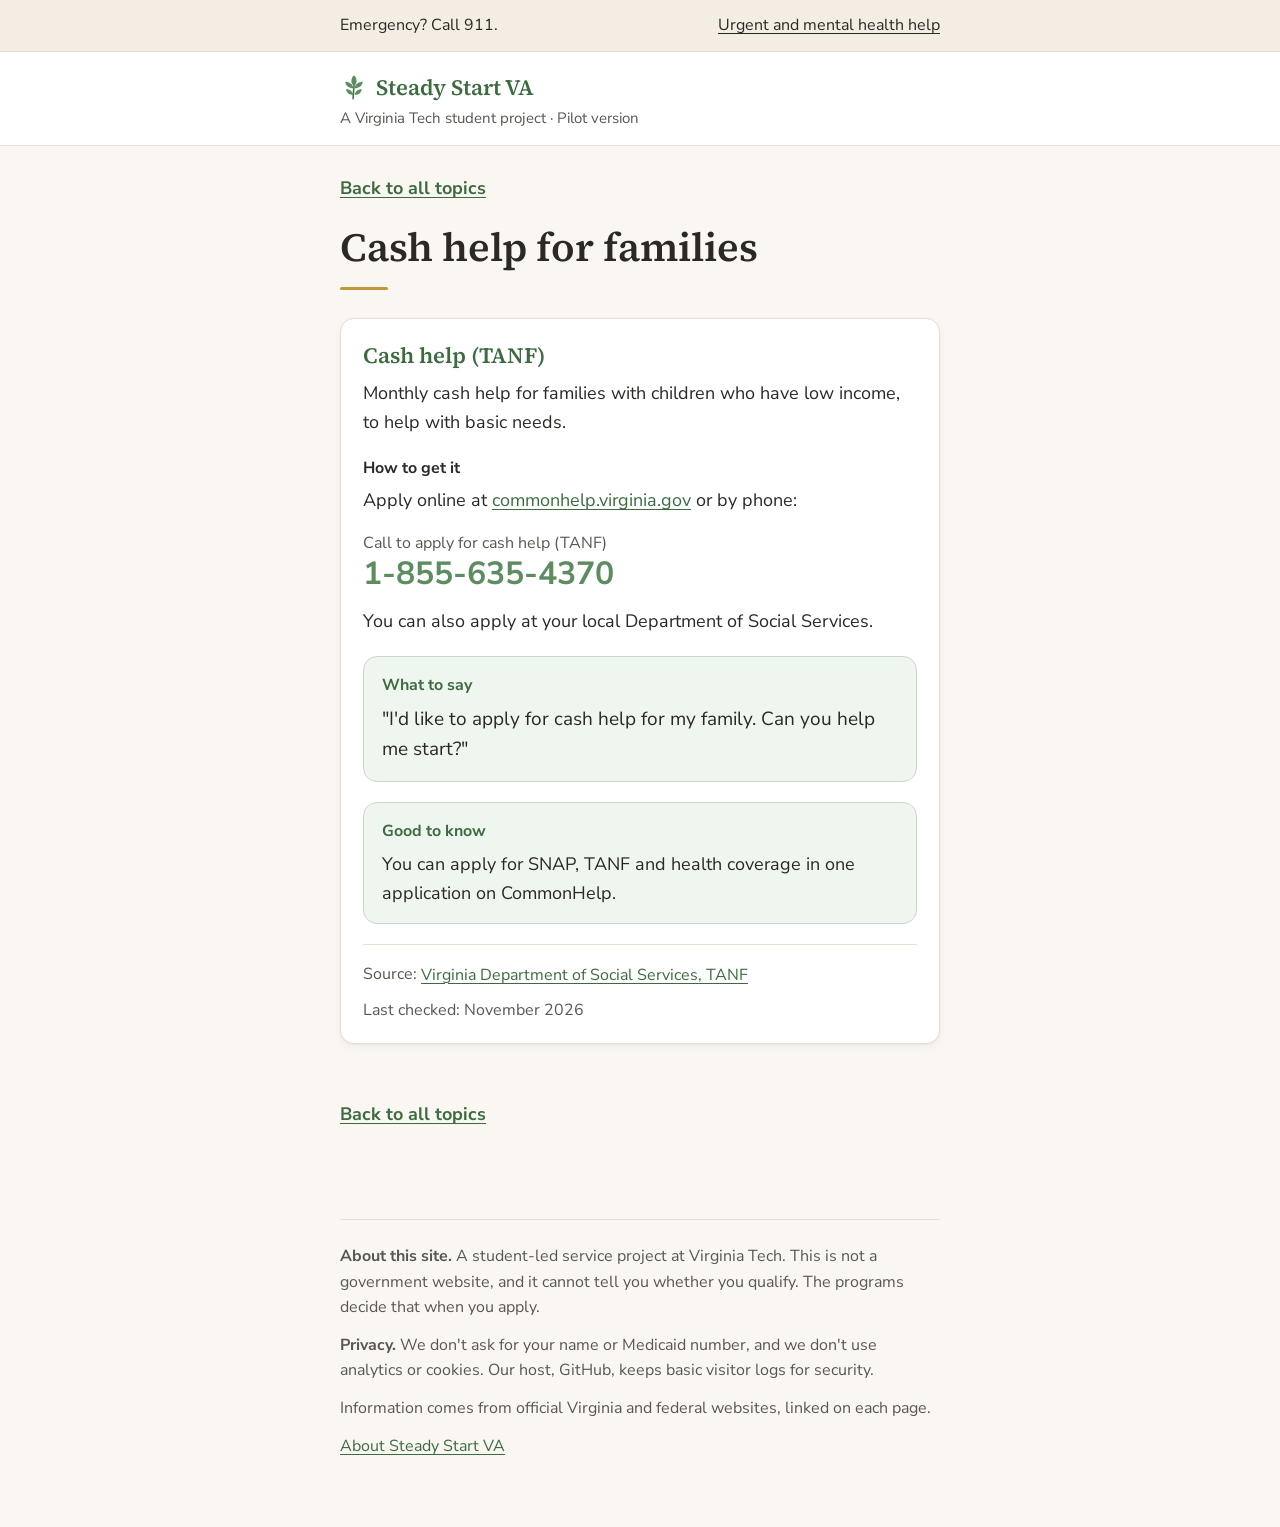
<file: family.html>
<!doctype html>
<html lang="en">
<head>
<meta charset="utf-8">
<meta name="viewport" content="width=device-width, initial-scale=1, viewport-fit=cover">
<title>Cash help for families | Steady Start VA</title>
<meta name="description" content="Cash help (TANF) for families with children in Virginia, and how to apply.">
<meta name="color-scheme" content="only light">
<link rel="icon" type="image/png" href="favicon.png">
<link rel="icon" type="image/svg+xml" href="favicon.svg">
<link rel="apple-touch-icon" href="favicon.png">
<meta property="og:type" content="website">
<meta property="og:site_name" content="Steady Start VA">
<meta property="og:title" content="Cash help for families | Steady Start VA">
<meta property="og:description" content="Cash help (TANF) for families with children in Virginia, and how to apply.">
<meta property="og:image" content="https://jav97970.github.io/steady-start-va/og-image.png">
<meta property="og:image:width" content="1200">
<meta property="og:image:height" content="630">
<meta property="og:image:alt" content="Steady Start VA: Benefits during and after pregnancy in Virginia">
<meta name="twitter:card" content="summary_large_image">
<meta name="twitter:title" content="Cash help for families | Steady Start VA">
<meta name="twitter:description" content="Cash help (TANF) for families with children in Virginia, and how to apply.">
<meta name="twitter:image" content="https://jav97970.github.io/steady-start-va/og-image.png">
<link rel="stylesheet" href="styles.css">
</head>
<body>
<a class="skip" href="#main">Skip to main content</a>

<aside class="urgent" aria-label="Urgent help">
  <div class="wrap">
    <p>Emergency? Call 911.</p>
    <p><a href="urgent.html">Urgent and mental health help</a></p>
  </div>
</aside>

<header class="site-head">
  <div class="wrap">
    <p class="site-name"><a href="index.html"><svg class="logo" viewBox="0 0 32 32" aria-hidden="true" focusable="false"><path d="M15 29.5C15 21 17 13 16 5" fill="none" stroke="#3D6B40" stroke-width="1.7" stroke-linecap="round"/><path d="M16 2.5c4 4 4 9.5 0 12.5-4-3-4-8.5 0-12.5z" fill="#5E8C61"/><path d="M15.5 17.5c-5.5 0-9-3-9.5-7.5 4.5 0 8.5 2.5 9.5 7.5zM16.5 17.5c5.5 0 9-3 9.5-7.5-4.5 0-8.5 2.5-9.5 7.5zM15.2 25c-4.8 0-7.8-2.5-8.300-6.5 4 0 7.5 2 8.300 6.5zM16.6 25c4.8 0 7.8-2.5 8.300-6.5-4 0-7.5 2-8.300 6.5z" fill="#5E8C61"/></svg>Steady Start VA</a></p>
    <p class="tagline">A Virginia Tech student project · Pilot version</p>
  </div>
</header>

<div class="wrap">
  <main id="main">
    <a class="back" href="index.html">Back to all topics</a>
    <h1>Cash help for families</h1>

    <section class="card" id="tanf" aria-labelledby="tanf-h">
      <h2 id="tanf-h">Cash help (TANF)</h2>
      <p>Monthly cash help for families with children who have low income, to help with basic needs.</p>
      <h3>How to get it</h3>
      <p>Apply online at <a href="https://commonhelp.virginia.gov/">commonhelp.virginia.gov</a> or by phone:</p>
      <a class="phone" href="tel:18556354370"><span class="label">Call to apply for cash help (TANF)</span> <span class="num">1-<wbr>855-<wbr>635-<wbr>4370</span></a>
      <p>You can also apply at your local Department of Social Services.</p>
      <div class="say">
        <h3>What to say</h3>
        <p>"I'd like to apply for cash help for my family. Can you help me start?"</p>
      </div>
      <div class="tip">
        <h3>Good to know</h3>
        <p>You can apply for SNAP, TANF and health coverage in one application on CommonHelp.</p>
      </div>
      <div class="src">
        <p>Source: <a href="https://www.dss.virginia.gov/relief/tanf/">Virginia Department of Social Services, TANF</a></p>
        <p>Last checked: November 2026</p>
      </div>
    </section>

    <p><a class="back" href="index.html">Back to all topics</a></p>
  </main>

  <footer>
    <p><strong>About this site.</strong> A student-led service project at Virginia Tech. This is not a government website, and it cannot tell you whether you qualify. The programs decide that when you apply.</p>
    <p><strong>Privacy.</strong> We don't ask for your name or Medicaid number, and we don't use analytics or cookies. Our host, GitHub, keeps basic visitor logs for security.</p>
    <p>Information comes from official Virginia and federal websites, linked on each page.</p>
    <p><a href="about.html">About Steady Start VA</a></p>
  </footer>
</div>
</body>
</html>
</file>
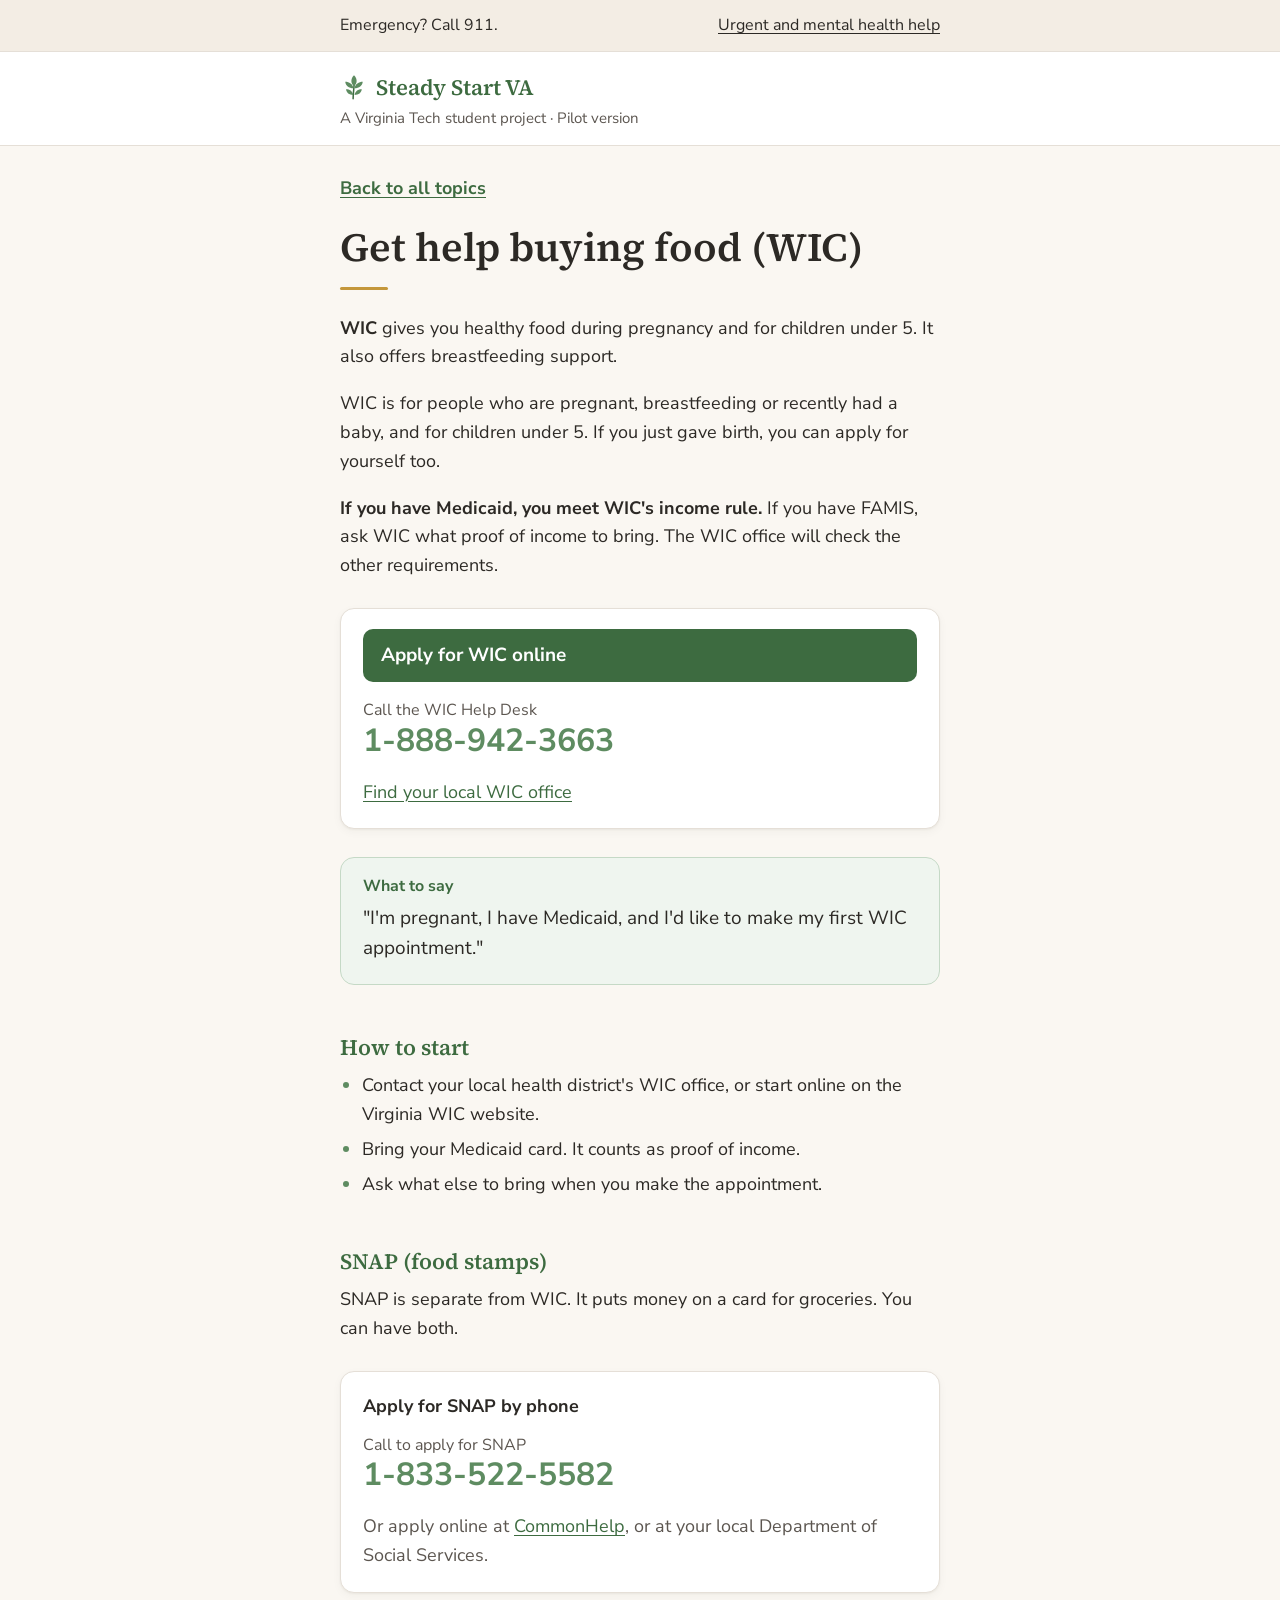
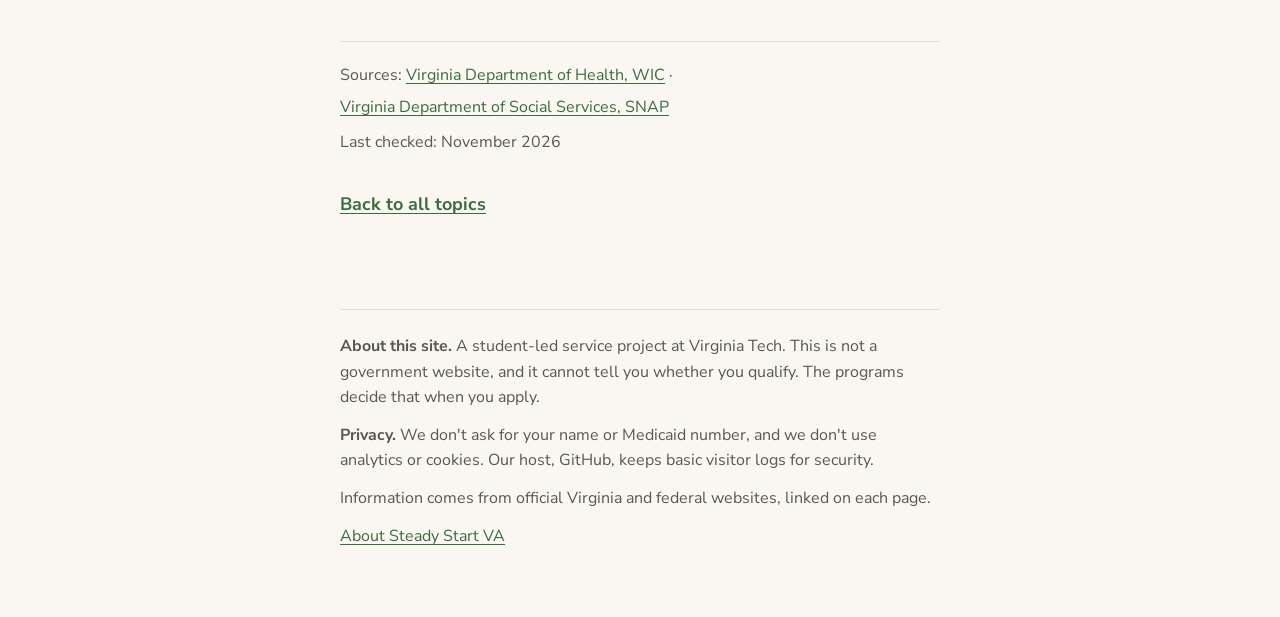
<file: food.html>
<!doctype html>
<html lang="en">
<head>
<meta charset="utf-8">
<meta name="viewport" content="width=device-width, initial-scale=1, viewport-fit=cover">
<title>Get help buying food (WIC) | Steady Start VA</title>
<meta name="description" content="How to get WIC food help in Virginia if you are pregnant or have a young child and have Medicaid or FAMIS.">
<meta name="color-scheme" content="only light">
<link rel="icon" type="image/png" href="favicon.png">
<link rel="icon" type="image/svg+xml" href="favicon.svg">
<link rel="apple-touch-icon" href="favicon.png">
<meta property="og:type" content="website">
<meta property="og:site_name" content="Steady Start VA">
<meta property="og:title" content="Get help buying food (WIC) | Steady Start VA">
<meta property="og:description" content="How to get WIC food help in Virginia if you are pregnant or have a young child and have Medicaid or FAMIS.">
<meta property="og:image" content="https://jav97970.github.io/steady-start-va/og-image.png">
<meta property="og:image:width" content="1200">
<meta property="og:image:height" content="630">
<meta property="og:image:alt" content="Steady Start VA: Benefits during and after pregnancy in Virginia">
<meta name="twitter:card" content="summary_large_image">
<meta name="twitter:title" content="Get help buying food (WIC) | Steady Start VA">
<meta name="twitter:description" content="How to get WIC food help in Virginia if you are pregnant or have a young child and have Medicaid or FAMIS.">
<meta name="twitter:image" content="https://jav97970.github.io/steady-start-va/og-image.png">
<link rel="stylesheet" href="styles.css">
</head>
<body>
<a class="skip" href="#main">Skip to main content</a>

<aside class="urgent" aria-label="Urgent help">
  <div class="wrap">
    <p>Emergency? Call 911.</p>
    <p><a href="urgent.html">Urgent and mental health help</a></p>
  </div>
</aside>

<header class="site-head">
  <div class="wrap">
    <p class="site-name"><a href="index.html"><svg class="logo" viewBox="0 0 32 32" aria-hidden="true" focusable="false"><path d="M15 29.5C15 21 17 13 16 5" fill="none" stroke="#3D6B40" stroke-width="1.7" stroke-linecap="round"/><path d="M16 2.5c4 4 4 9.5 0 12.5-4-3-4-8.5 0-12.5z" fill="#5E8C61"/><path d="M15.5 17.5c-5.5 0-9-3-9.5-7.5 4.5 0 8.5 2.5 9.5 7.5zM16.5 17.5c5.5 0 9-3 9.5-7.5-4.5 0-8.5 2.5-9.5 7.5zM15.2 25c-4.8 0-7.8-2.5-8.300-6.5 4 0 7.5 2 8.300 6.5zM16.6 25c4.8 0 7.8-2.5 8.300-6.5-4 0-7.5 2-8.300 6.5z" fill="#5E8C61"/></svg>Steady Start VA</a></p>
    <p class="tagline">A Virginia Tech student project · Pilot version</p>
  </div>
</header>

<div class="wrap">
  <main id="main">
    <a class="back" href="index.html">Back to all topics</a>
    <h1>Get help buying food (WIC)</h1>

    <p><strong>WIC</strong> gives you healthy food during pregnancy and for children under 5. It also offers breastfeeding support.</p>
    <p>WIC is for people who are pregnant, breastfeeding or recently had a baby, and for children under 5. If you just gave birth, you can apply for yourself too.</p>
    <p><strong>If you have Medicaid, you meet WIC's income rule.</strong> If you have FAMIS, ask WIC what proof of income to bring. The WIC office will check the other requirements.</p>

    <div class="call">
      <a class="action" href="https://www.myvawic.org/ApplyWICServicesOnline">Apply for WIC online</a>
      <a class="phone" href="tel:18889423663"><span class="label">Call the WIC Help Desk</span> <span class="num">1-<wbr>888-<wbr>942-<wbr>3663</span></a>
      <p class="note"><a href="https://www.vdh.virginia.gov/wic-participants/local-health-district-map/">Find your local WIC office</a></p>
    </div>

    <div class="say">
      <h2>What to say</h2>
      <p>"I'm pregnant, I have Medicaid, and I'd like to make my first WIC appointment."</p>
    </div>

    <h2>How to start</h2>
    <ul>
      <li>Contact your local health district's WIC office, or start online on the Virginia WIC website.</li>
      <li>Bring your Medicaid card. It counts as proof of income.</li>
      <li>Ask what else to bring when you make the appointment.</li>
    </ul>

    <h2>SNAP (food stamps)</h2>
    <p>SNAP is separate from WIC. It puts money on a card for groceries. You can have both.</p>
    <div class="call">
      <p class="who">Apply for SNAP by phone</p>
      <a class="phone" href="tel:18335225582"><span class="label">Call to apply for SNAP</span> <span class="num">1-<wbr>833-<wbr>522-<wbr>5582</span></a>
      <p class="note">Or apply online at <a href="https://commonhelp.virginia.gov/">CommonHelp</a>, or at your local Department of Social Services.</p>
    </div>

    <div class="src">
      <p>Sources: <a href="https://www.vdh.virginia.gov/wic-participants/new-participants/">Virginia Department of Health, WIC</a> · <a href="https://www.dss.virginia.gov/relief/food-assistance/snap/">Virginia Department of Social Services, SNAP</a></p>
      <p>Last checked: November 2026</p>
    </div>

    <p><a class="back" href="index.html">Back to all topics</a></p>
  </main>

  <footer>
    <p><strong>About this site.</strong> A student-led service project at Virginia Tech. This is not a government website, and it cannot tell you whether you qualify. The programs decide that when you apply.</p>
    <p><strong>Privacy.</strong> We don't ask for your name or Medicaid number, and we don't use analytics or cookies. Our host, GitHub, keeps basic visitor logs for security.</p>
    <p>Information comes from official Virginia and federal websites, linked on each page.</p>
    <p><a href="about.html">About Steady Start VA</a></p>
  </footer>
</div>
</body>
</html>
</file>
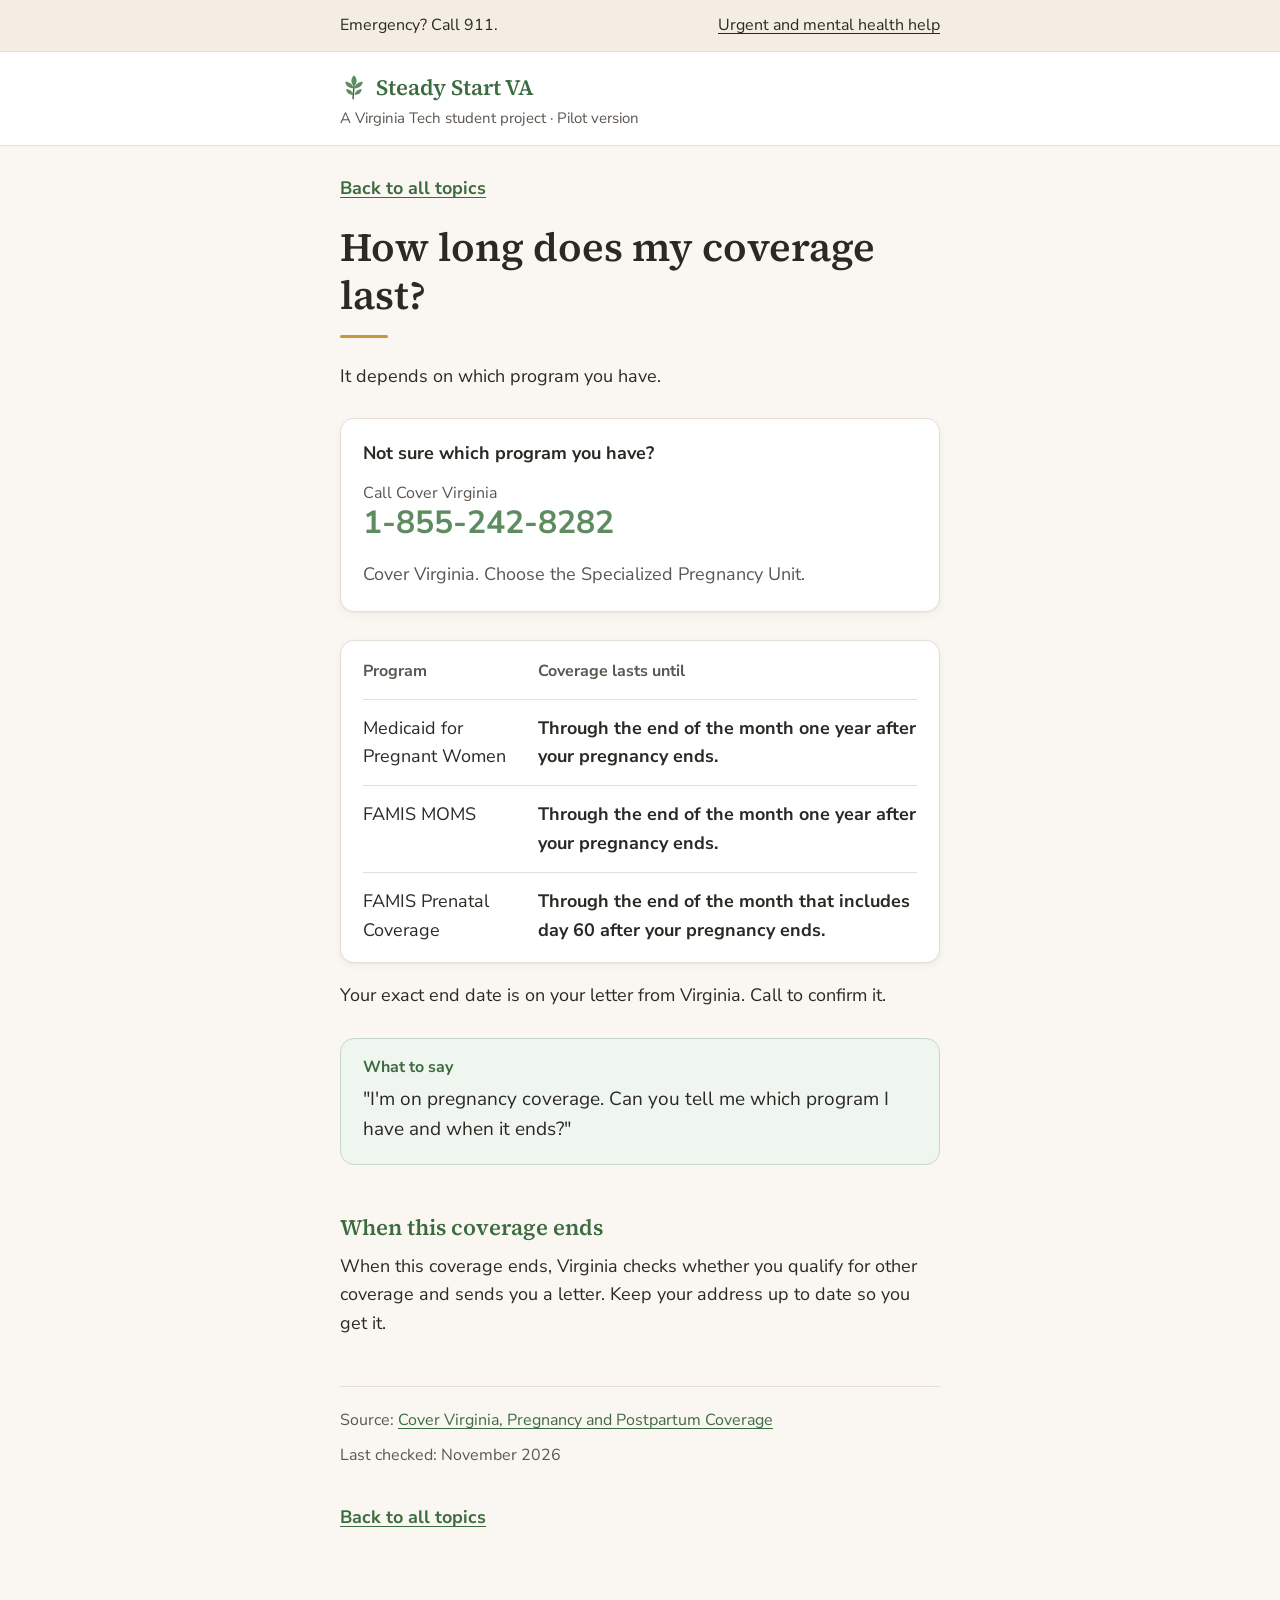
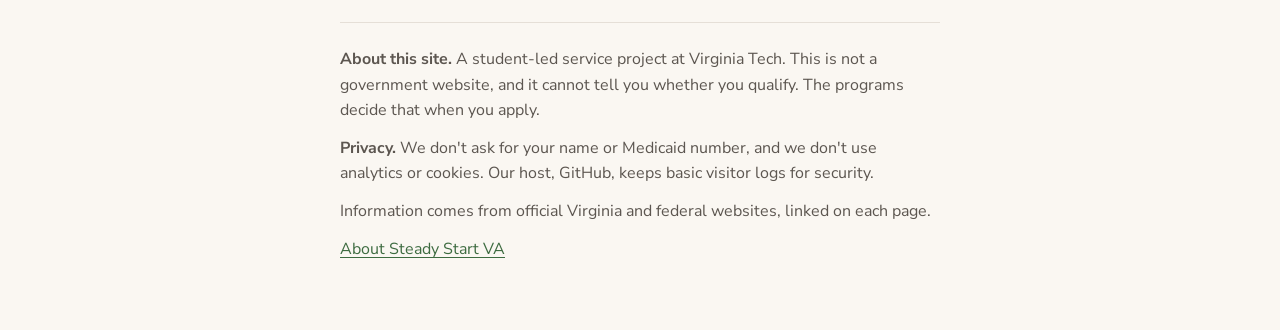
<file: how-long.html>
<!doctype html>
<html lang="en">
<head>
<meta charset="utf-8">
<meta name="viewport" content="width=device-width, initial-scale=1, viewport-fit=cover">
<title>How long does my coverage last? | Steady Start VA</title>
<meta name="description" content="How long Virginia Medicaid and FAMIS pregnancy coverage lasts after your pregnancy ends.">
<meta name="color-scheme" content="only light">
<link rel="icon" type="image/png" href="favicon.png">
<link rel="icon" type="image/svg+xml" href="favicon.svg">
<link rel="apple-touch-icon" href="favicon.png">
<meta property="og:type" content="website">
<meta property="og:site_name" content="Steady Start VA">
<meta property="og:title" content="How long does my coverage last? | Steady Start VA">
<meta property="og:description" content="How long Virginia Medicaid and FAMIS pregnancy coverage lasts after your pregnancy ends.">
<meta property="og:image" content="https://jav97970.github.io/steady-start-va/og-image.png">
<meta property="og:image:width" content="1200">
<meta property="og:image:height" content="630">
<meta property="og:image:alt" content="Steady Start VA: Benefits during and after pregnancy in Virginia">
<meta name="twitter:card" content="summary_large_image">
<meta name="twitter:title" content="How long does my coverage last? | Steady Start VA">
<meta name="twitter:description" content="How long Virginia Medicaid and FAMIS pregnancy coverage lasts after your pregnancy ends.">
<meta name="twitter:image" content="https://jav97970.github.io/steady-start-va/og-image.png">
<link rel="stylesheet" href="styles.css">
</head>
<body>
<a class="skip" href="#main">Skip to main content</a>

<aside class="urgent" aria-label="Urgent help">
  <div class="wrap">
    <p>Emergency? Call 911.</p>
    <p><a href="urgent.html">Urgent and mental health help</a></p>
  </div>
</aside>

<header class="site-head">
  <div class="wrap">
    <p class="site-name"><a href="index.html"><svg class="logo" viewBox="0 0 32 32" aria-hidden="true" focusable="false"><path d="M15 29.5C15 21 17 13 16 5" fill="none" stroke="#3D6B40" stroke-width="1.7" stroke-linecap="round"/><path d="M16 2.5c4 4 4 9.5 0 12.5-4-3-4-8.5 0-12.5z" fill="#5E8C61"/><path d="M15.5 17.5c-5.5 0-9-3-9.5-7.5 4.5 0 8.5 2.5 9.5 7.5zM16.5 17.5c5.5 0 9-3 9.5-7.5-4.5 0-8.5 2.5-9.5 7.5zM15.2 25c-4.8 0-7.8-2.5-8.300-6.5 4 0 7.5 2 8.300 6.5zM16.6 25c4.8 0 7.8-2.5 8.300-6.5-4 0-7.5 2-8.300 6.5z" fill="#5E8C61"/></svg>Steady Start VA</a></p>
    <p class="tagline">A Virginia Tech student project · Pilot version</p>
  </div>
</header>

<div class="wrap">
  <main id="main">
    <a class="back" href="index.html">Back to all topics</a>
    <h1>How long does my coverage last?</h1>

    <p>It depends on which program you have.</p>

    <div class="call">
      <p class="who">Not sure which program you have?</p>
      <a class="phone" href="tel:18552428282"><span class="label">Call Cover Virginia</span> <span class="num">1-<wbr>855-<wbr>242-<wbr>8282</span></a>
      <p class="note">Cover Virginia. Choose the Specialized Pregnancy Unit.</p>
    </div>

    <div class="table-wrap">
    <table role="table">
      <thead role="rowgroup"><tr role="row"><th role="columnheader" scope="col">Program</th><th role="columnheader" scope="col">Coverage lasts until</th></tr></thead>
      <tbody role="rowgroup">
        <tr role="row"><th role="rowheader" scope="row">Medicaid for Pregnant Women</th><td role="cell">Through the end of the month one year after your pregnancy ends.</td></tr>
        <tr role="row"><th role="rowheader" scope="row">FAMIS MOMS</th><td role="cell">Through the end of the month one year after your pregnancy ends.</td></tr>
        <tr role="row"><th role="rowheader" scope="row">FAMIS Prenatal Coverage</th><td role="cell">Through the end of the month that includes day 60 after your pregnancy ends.</td></tr>
      </tbody>
    </table>
    </div>
    <p>Your exact end date is on your letter from Virginia. Call to confirm it.</p>

    <div class="say">
      <h2>What to say</h2>
      <p>"I'm on pregnancy coverage. Can you tell me which program I have and when it ends?"</p>
    </div>

    <h2>When this coverage ends</h2>
    <p>When this coverage ends, Virginia checks whether you qualify for other coverage and sends you a letter. Keep your address up to date so you get it.</p>

    <div class="src">
      <p>Source: <a href="https://coverva.dmas.virginia.gov/learn/coverage-for-pregnant-individuals/cardinal-care-pregnancy-and-postpartum-coverage/">Cover Virginia, Pregnancy and Postpartum Coverage</a></p>
      <p>Last checked: November 2026</p>
    </div>

    <p><a class="back" href="index.html">Back to all topics</a></p>
  </main>

  <footer>
    <p><strong>About this site.</strong> A student-led service project at Virginia Tech. This is not a government website, and it cannot tell you whether you qualify. The programs decide that when you apply.</p>
    <p><strong>Privacy.</strong> We don't ask for your name or Medicaid number, and we don't use analytics or cookies. Our host, GitHub, keeps basic visitor logs for security.</p>
    <p>Information comes from official Virginia and federal websites, linked on each page.</p>
    <p><a href="about.html">About Steady Start VA</a></p>
  </footer>
</div>
</body>
</html>
</file>
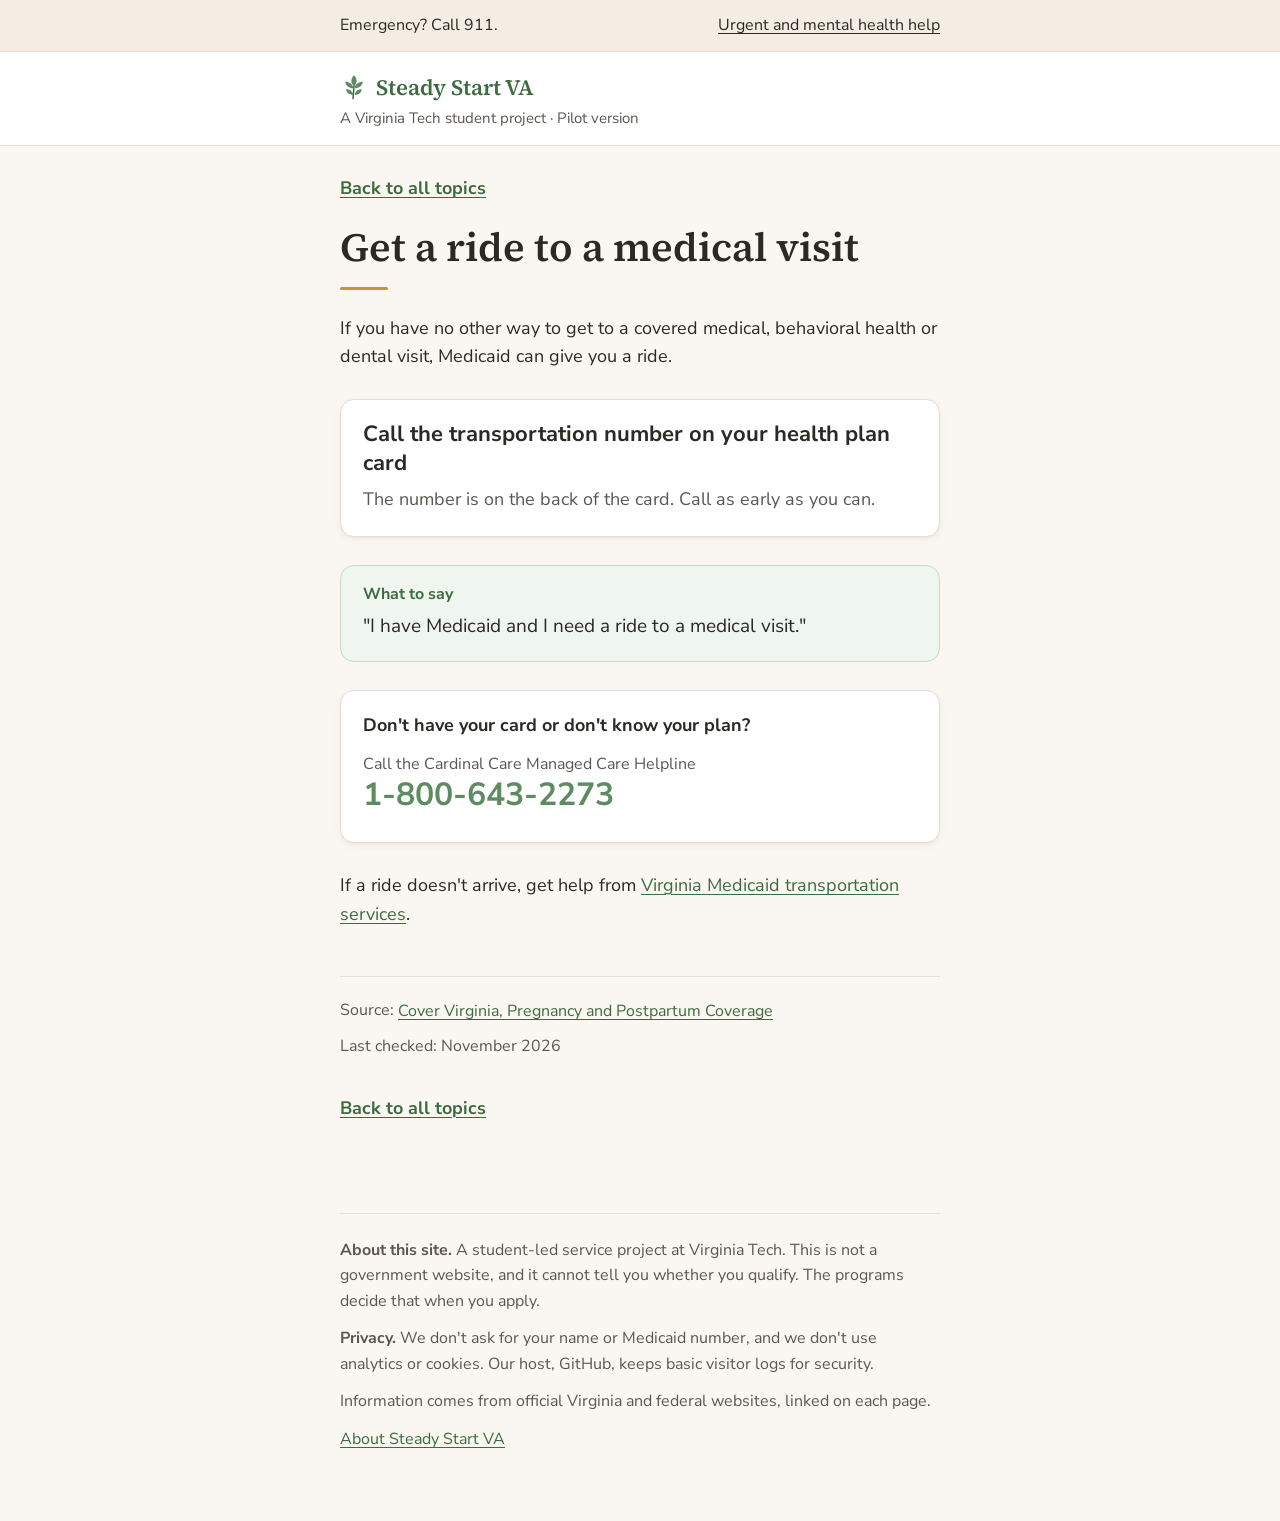
<file: rides.html>
<!doctype html>
<html lang="en">
<head>
<meta charset="utf-8">
<meta name="viewport" content="width=device-width, initial-scale=1, viewport-fit=cover">
<title>Get a ride to a medical visit | Steady Start VA</title>
<meta name="description" content="How to get a Medicaid ride to a covered medical, behavioral health or dental visit in Virginia.">
<meta name="color-scheme" content="only light">
<link rel="icon" type="image/png" href="favicon.png">
<link rel="icon" type="image/svg+xml" href="favicon.svg">
<link rel="apple-touch-icon" href="favicon.png">
<meta property="og:type" content="website">
<meta property="og:site_name" content="Steady Start VA">
<meta property="og:title" content="Get a ride to a medical visit | Steady Start VA">
<meta property="og:description" content="How to get a Medicaid ride to a covered medical, behavioral health or dental visit in Virginia.">
<meta property="og:image" content="https://jav97970.github.io/steady-start-va/og-image.png">
<meta property="og:image:width" content="1200">
<meta property="og:image:height" content="630">
<meta property="og:image:alt" content="Steady Start VA: Benefits during and after pregnancy in Virginia">
<meta name="twitter:card" content="summary_large_image">
<meta name="twitter:title" content="Get a ride to a medical visit | Steady Start VA">
<meta name="twitter:description" content="How to get a Medicaid ride to a covered medical, behavioral health or dental visit in Virginia.">
<meta name="twitter:image" content="https://jav97970.github.io/steady-start-va/og-image.png">
<link rel="stylesheet" href="styles.css">
</head>
<body>
<a class="skip" href="#main">Skip to main content</a>

<aside class="urgent" aria-label="Urgent help">
  <div class="wrap">
    <p>Emergency? Call 911.</p>
    <p><a href="urgent.html">Urgent and mental health help</a></p>
  </div>
</aside>

<header class="site-head">
  <div class="wrap">
    <p class="site-name"><a href="index.html"><svg class="logo" viewBox="0 0 32 32" aria-hidden="true" focusable="false"><path d="M15 29.5C15 21 17 13 16 5" fill="none" stroke="#3D6B40" stroke-width="1.7" stroke-linecap="round"/><path d="M16 2.5c4 4 4 9.5 0 12.5-4-3-4-8.5 0-12.5z" fill="#5E8C61"/><path d="M15.5 17.5c-5.5 0-9-3-9.5-7.5 4.5 0 8.5 2.5 9.5 7.5zM16.5 17.5c5.5 0 9-3 9.5-7.5-4.5 0-8.5 2.5-9.5 7.5zM15.2 25c-4.8 0-7.8-2.5-8.300-6.5 4 0 7.5 2 8.300 6.5zM16.6 25c4.8 0 7.8-2.5 8.300-6.5-4 0-7.5 2-8.300 6.5z" fill="#5E8C61"/></svg>Steady Start VA</a></p>
    <p class="tagline">A Virginia Tech student project · Pilot version</p>
  </div>
</header>

<div class="wrap">
  <main id="main">
    <a class="back" href="index.html">Back to all topics</a>
    <h1>Get a ride to a medical visit</h1>

    <p>If you have no other way to get to a covered medical, behavioral health or dental visit, Medicaid can give you a ride.</p>

    <div class="call">
      <p class="who main">Call the transportation number on your health plan card</p>
      <p class="note">The number is on the back of the card. Call as early as you can.</p>
    </div>

    <div class="say">
      <h2>What to say</h2>
      <p>"I have Medicaid and I need a ride to a medical visit."</p>
    </div>

    <div class="call">
      <p class="who">Don't have your card or don't know your plan?</p>
      <a class="phone" href="tel:18006432273"><span class="label">Call the Cardinal Care Managed Care Helpline</span> <span class="num">1-<wbr>800-<wbr>643-<wbr>2273</span></a>
    </div>

    <p>If a ride doesn't arrive, get help from <a href="https://www.dmas.virginia.gov/for-members/benefits-and-services/transportation-services">Virginia Medicaid transportation services</a>.</p>

    <div class="src">
      <p>Source: <a href="https://coverva.dmas.virginia.gov/learn/coverage-for-pregnant-individuals/cardinal-care-pregnancy-and-postpartum-coverage/">Cover Virginia, Pregnancy and Postpartum Coverage</a></p>
      <p>Last checked: November 2026</p>
    </div>

    <p><a class="back" href="index.html">Back to all topics</a></p>
  </main>

  <footer>
    <p><strong>About this site.</strong> A student-led service project at Virginia Tech. This is not a government website, and it cannot tell you whether you qualify. The programs decide that when you apply.</p>
    <p><strong>Privacy.</strong> We don't ask for your name or Medicaid number, and we don't use analytics or cookies. Our host, GitHub, keeps basic visitor logs for security.</p>
    <p>Information comes from official Virginia and federal websites, linked on each page.</p>
    <p><a href="about.html">About Steady Start VA</a></p>
  </footer>
</div>
</body>
</html>
</file>
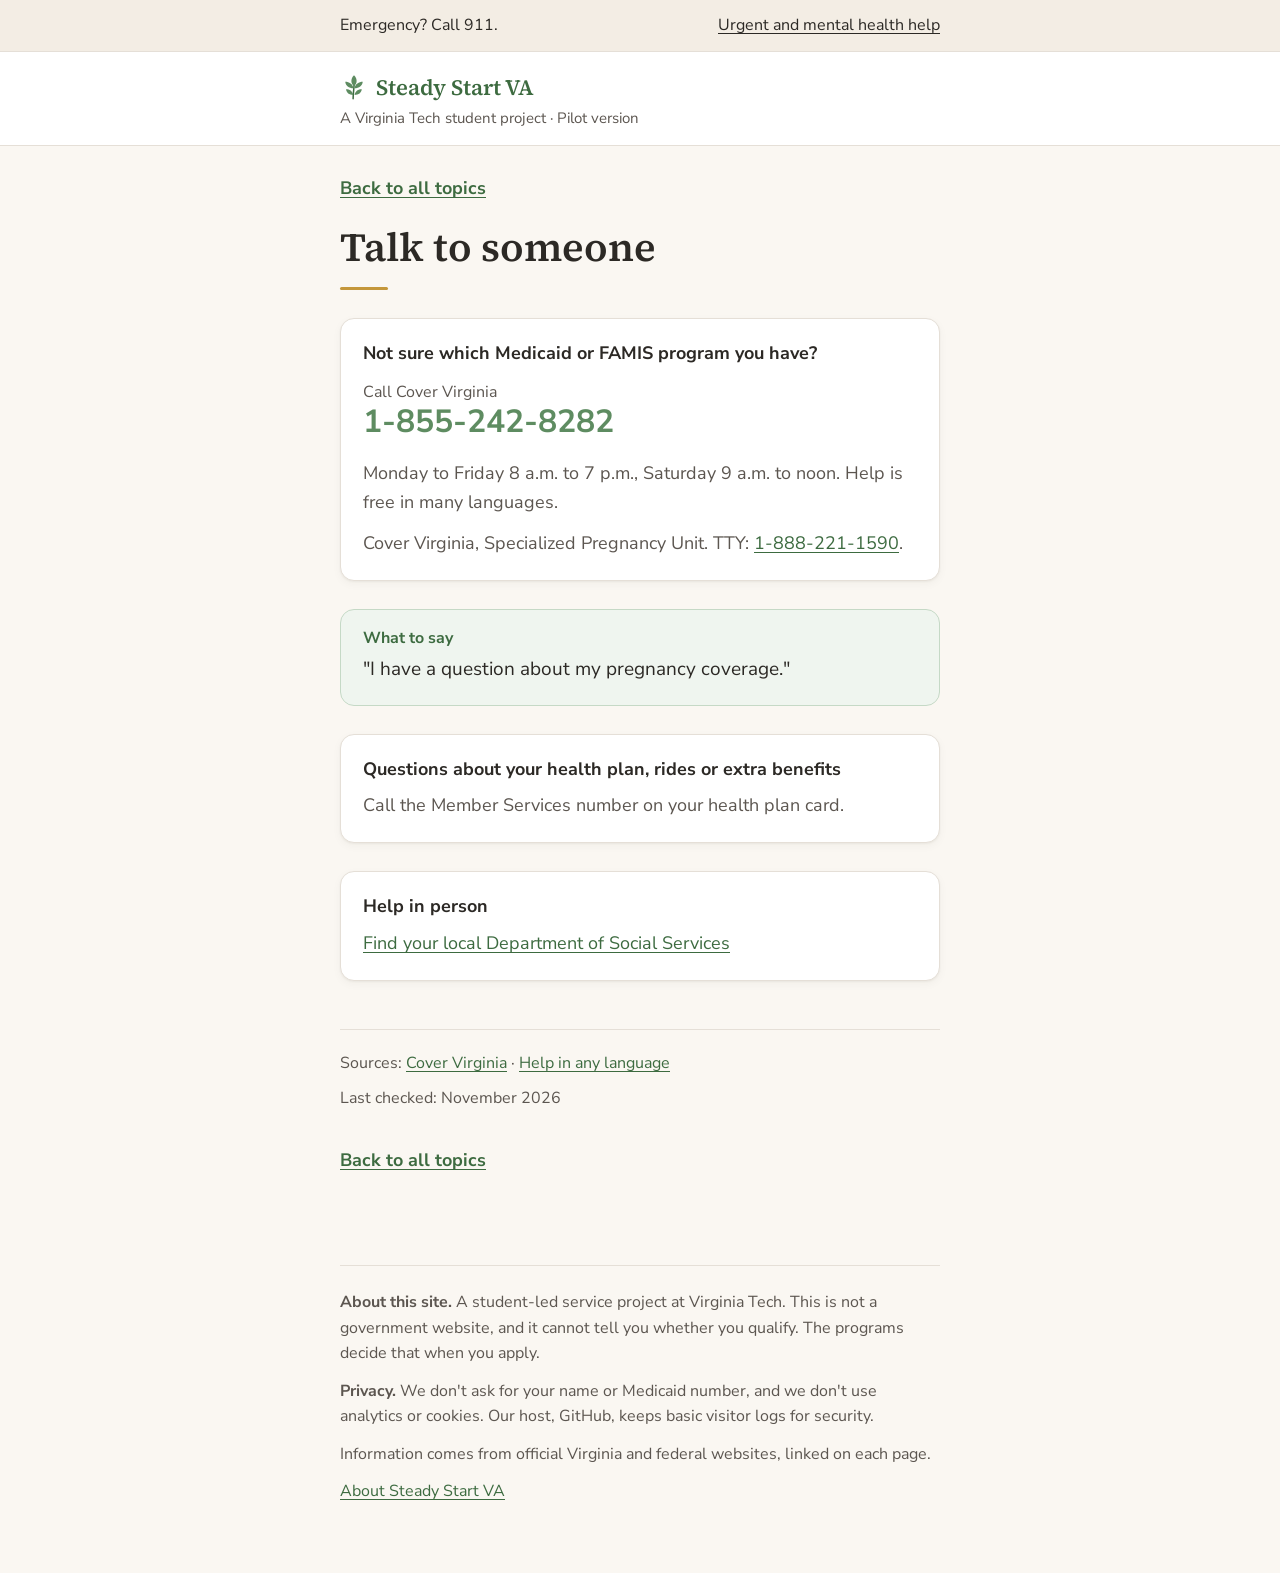
<file: talk.html>
<!doctype html>
<html lang="en">
<head>
<meta charset="utf-8">
<meta name="viewport" content="width=device-width, initial-scale=1, viewport-fit=cover">
<title>Talk to someone | Steady Start VA</title>
<meta name="description" content="Phone numbers for questions about Virginia Medicaid and FAMIS pregnancy coverage.">
<meta name="color-scheme" content="only light">
<link rel="icon" type="image/png" href="favicon.png">
<link rel="icon" type="image/svg+xml" href="favicon.svg">
<link rel="apple-touch-icon" href="favicon.png">
<meta property="og:type" content="website">
<meta property="og:site_name" content="Steady Start VA">
<meta property="og:title" content="Talk to someone | Steady Start VA">
<meta property="og:description" content="Phone numbers for questions about Virginia Medicaid and FAMIS pregnancy coverage.">
<meta property="og:image" content="https://jav97970.github.io/steady-start-va/og-image.png">
<meta property="og:image:width" content="1200">
<meta property="og:image:height" content="630">
<meta property="og:image:alt" content="Steady Start VA: Benefits during and after pregnancy in Virginia">
<meta name="twitter:card" content="summary_large_image">
<meta name="twitter:title" content="Talk to someone | Steady Start VA">
<meta name="twitter:description" content="Phone numbers for questions about Virginia Medicaid and FAMIS pregnancy coverage.">
<meta name="twitter:image" content="https://jav97970.github.io/steady-start-va/og-image.png">
<link rel="stylesheet" href="styles.css">
</head>
<body>
<a class="skip" href="#main">Skip to main content</a>

<aside class="urgent" aria-label="Urgent help">
  <div class="wrap">
    <p>Emergency? Call 911.</p>
    <p><a href="urgent.html">Urgent and mental health help</a></p>
  </div>
</aside>

<header class="site-head">
  <div class="wrap">
    <p class="site-name"><a href="index.html"><svg class="logo" viewBox="0 0 32 32" aria-hidden="true" focusable="false"><path d="M15 29.5C15 21 17 13 16 5" fill="none" stroke="#3D6B40" stroke-width="1.7" stroke-linecap="round"/><path d="M16 2.5c4 4 4 9.5 0 12.5-4-3-4-8.5 0-12.5z" fill="#5E8C61"/><path d="M15.5 17.5c-5.5 0-9-3-9.5-7.5 4.5 0 8.5 2.5 9.5 7.5zM16.5 17.5c5.5 0 9-3 9.5-7.5-4.5 0-8.5 2.5-9.5 7.5zM15.2 25c-4.8 0-7.8-2.5-8.300-6.5 4 0 7.5 2 8.300 6.5zM16.6 25c4.8 0 7.8-2.5 8.300-6.5-4 0-7.5 2-8.300 6.5z" fill="#5E8C61"/></svg>Steady Start VA</a></p>
    <p class="tagline">A Virginia Tech student project · Pilot version</p>
  </div>
</header>

<div class="wrap">
  <main id="main">
    <a class="back" href="index.html">Back to all topics</a>
    <h1>Talk to someone</h1>

    <div class="call">
      <p class="who">Not sure which Medicaid or FAMIS program you have?</p>
      <a class="phone" href="tel:18552428282"><span class="label">Call Cover Virginia</span> <span class="num">1-<wbr>855-<wbr>242-<wbr>8282</span></a>
      <p class="note">Monday to Friday 8 a.m. to 7 p.m., Saturday 9 a.m. to noon. Help is free in many languages.</p>
      <p class="note">Cover Virginia, Specialized Pregnancy Unit. TTY: <a href="tel:18882211590">1-<wbr>888-<wbr>221-<wbr>1590</a>.</p>
    </div>

    <div class="say">
      <h2>What to say</h2>
      <p>"I have a question about my pregnancy coverage."</p>
    </div>

    <div class="call">
      <p class="who">Questions about your health plan, rides or extra benefits</p>
      <p class="note">Call the Member Services number on your health plan card.</p>
    </div>

    <div class="call">
      <p class="who">Help in person</p>
      <p class="note"><a href="https://www.dss.virginia.gov/localagency/">Find your local Department of Social Services</a></p>
    </div>

    <div class="src">
      <p>Sources: <a href="https://coverva.dmas.virginia.gov/contact/">Cover Virginia</a> · <a href="https://coverva.dmas.virginia.gov/help-in-any-language/">Help in any language</a></p>
      <p>Last checked: November 2026</p>
    </div>

    <p><a class="back" href="index.html">Back to all topics</a></p>
  </main>

  <footer>
    <p><strong>About this site.</strong> A student-led service project at Virginia Tech. This is not a government website, and it cannot tell you whether you qualify. The programs decide that when you apply.</p>
    <p><strong>Privacy.</strong> We don't ask for your name or Medicaid number, and we don't use analytics or cookies. Our host, GitHub, keeps basic visitor logs for security.</p>
    <p>Information comes from official Virginia and federal websites, linked on each page.</p>
    <p><a href="about.html">About Steady Start VA</a></p>
  </footer>
</div>
</body>
</html>
</file>
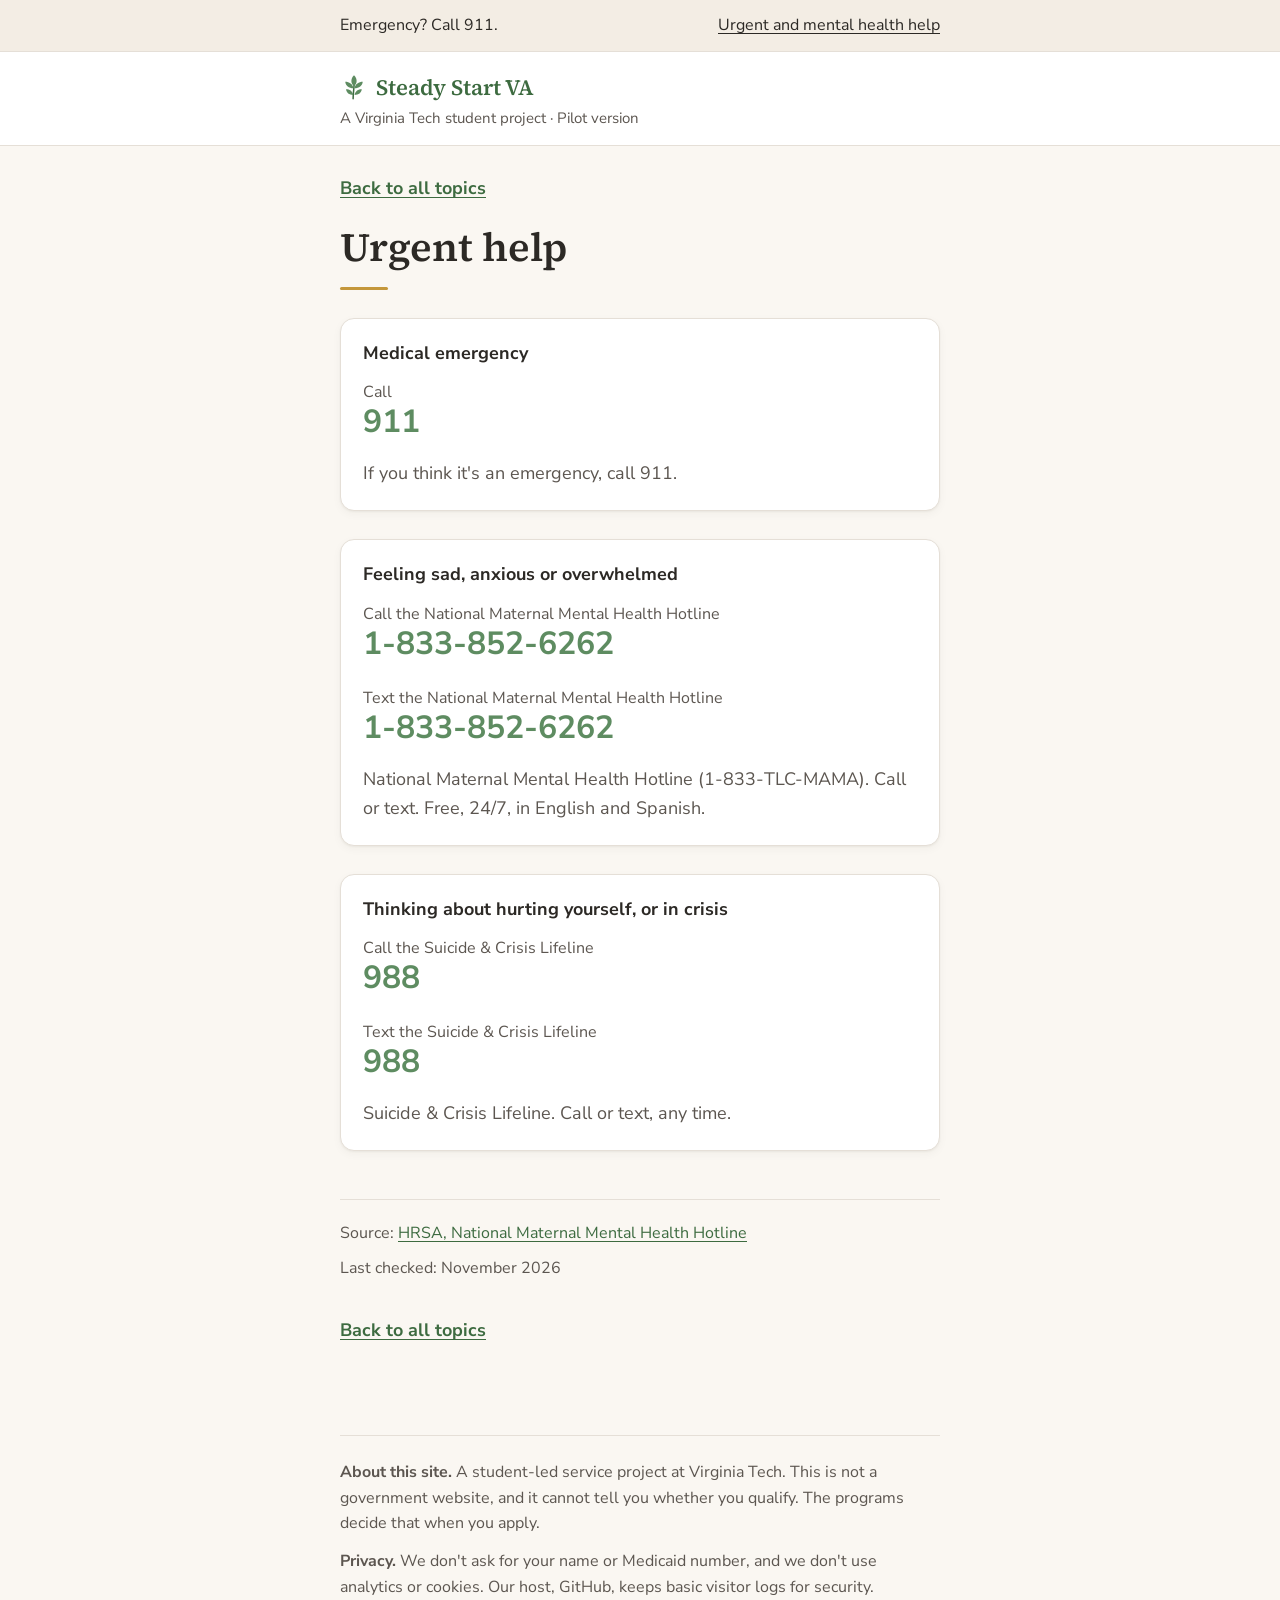
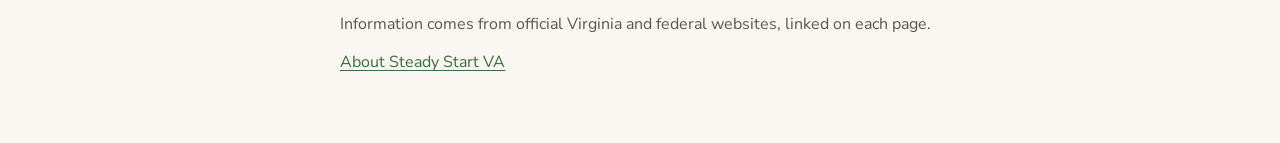
<file: urgent.html>
<!doctype html>
<html lang="en">
<head>
<meta charset="utf-8">
<meta name="viewport" content="width=device-width, initial-scale=1, viewport-fit=cover">
<title>Urgent help | Steady Start VA</title>
<meta name="description" content="Who to call in an emergency, or if you feel sad, anxious, overwhelmed or in crisis during or after pregnancy.">
<meta name="color-scheme" content="only light">
<link rel="icon" type="image/png" href="favicon.png">
<link rel="icon" type="image/svg+xml" href="favicon.svg">
<link rel="apple-touch-icon" href="favicon.png">
<meta property="og:type" content="website">
<meta property="og:site_name" content="Steady Start VA">
<meta property="og:title" content="Urgent help | Steady Start VA">
<meta property="og:description" content="Who to call in an emergency, or if you feel sad, anxious, overwhelmed or in crisis during or after pregnancy.">
<meta property="og:image" content="https://jav97970.github.io/steady-start-va/og-image.png">
<meta property="og:image:width" content="1200">
<meta property="og:image:height" content="630">
<meta property="og:image:alt" content="Steady Start VA: Benefits during and after pregnancy in Virginia">
<meta name="twitter:card" content="summary_large_image">
<meta name="twitter:title" content="Urgent help | Steady Start VA">
<meta name="twitter:description" content="Who to call in an emergency, or if you feel sad, anxious, overwhelmed or in crisis during or after pregnancy.">
<meta name="twitter:image" content="https://jav97970.github.io/steady-start-va/og-image.png">
<link rel="stylesheet" href="styles.css">
</head>
<body>
<a class="skip" href="#main">Skip to main content</a>

<aside class="urgent" aria-label="Urgent help">
  <div class="wrap">
    <p>Emergency? Call 911.</p>
    <p><a href="urgent.html" aria-current="page">Urgent and mental health help</a></p>
  </div>
</aside>

<header class="site-head">
  <div class="wrap">
    <p class="site-name"><a href="index.html"><svg class="logo" viewBox="0 0 32 32" aria-hidden="true" focusable="false"><path d="M15 29.5C15 21 17 13 16 5" fill="none" stroke="#3D6B40" stroke-width="1.7" stroke-linecap="round"/><path d="M16 2.5c4 4 4 9.5 0 12.5-4-3-4-8.5 0-12.5z" fill="#5E8C61"/><path d="M15.5 17.5c-5.5 0-9-3-9.5-7.5 4.5 0 8.5 2.5 9.5 7.5zM16.5 17.5c5.5 0 9-3 9.5-7.5-4.5 0-8.5 2.5-9.5 7.5zM15.2 25c-4.8 0-7.8-2.5-8.300-6.5 4 0 7.5 2 8.300 6.5zM16.6 25c4.8 0 7.8-2.5 8.300-6.5-4 0-7.5 2-8.300 6.5z" fill="#5E8C61"/></svg>Steady Start VA</a></p>
    <p class="tagline">A Virginia Tech student project · Pilot version</p>
  </div>
</header>

<div class="wrap">
  <main id="main">
    <a class="back" href="index.html">Back to all topics</a>
    <h1>Urgent help</h1>

    <div class="call">
      <p class="who">Medical emergency</p>
      <a class="phone" href="tel:911"><span class="label">Call</span> <span class="num">911</span></a>
      <p class="note">If you think it's an emergency, call 911.</p>
    </div>

    <div class="call">
      <p class="who">Feeling sad, anxious or overwhelmed</p>
      <a class="phone" href="tel:18338526262"><span class="label">Call the National Maternal Mental Health Hotline</span> <span class="num">1-<wbr>833-<wbr>852-<wbr>6262</span></a>
      <a class="phone" href="sms:18338526262"><span class="label">Text the National Maternal Mental Health Hotline</span> <span class="num">1-<wbr>833-<wbr>852-<wbr>6262</span></a>
      <p class="note">National Maternal Mental Health Hotline (1-<wbr>833-<wbr>TLC-<wbr>MAMA). Call or text. Free, 24/7, in English and Spanish.</p>
    </div>

    <div class="call">
      <p class="who">Thinking about hurting yourself, or in crisis</p>
      <a class="phone" href="tel:988"><span class="label">Call the Suicide &amp; Crisis Lifeline</span> <span class="num">988</span></a>
      <a class="phone" href="sms:988"><span class="label">Text the Suicide &amp; Crisis Lifeline</span> <span class="num">988</span></a>
      <p class="note">Suicide &amp; Crisis Lifeline. Call or text, any time.</p>
    </div>

    <div class="src">
      <p>Source: <a href="https://mchb.hrsa.gov/national-maternal-mental-health-hotline">HRSA, National Maternal Mental Health Hotline</a></p>
      <p>Last checked: November 2026</p>
    </div>

    <p><a class="back" href="index.html">Back to all topics</a></p>
  </main>

  <footer>
    <p><strong>About this site.</strong> A student-led service project at Virginia Tech. This is not a government website, and it cannot tell you whether you qualify. The programs decide that when you apply.</p>
    <p><strong>Privacy.</strong> We don't ask for your name or Medicaid number, and we don't use analytics or cookies. Our host, GitHub, keeps basic visitor logs for security.</p>
    <p>Information comes from official Virginia and federal websites, linked on each page.</p>
    <p><a href="about.html">About Steady Start VA</a></p>
  </footer>
</div>
</body>
</html>
</file>
<file: styles.css>
/* Steady Start VA: one shared stylesheet. Plain CSS, no scripts. Always light. */

/* Fonts are served from the fonts folder. Nothing is loaded from other sites. */
@font-face {
  font-family: "Source Serif 4";
  src: url("fonts/source-serif-4-600.woff2") format("woff2");
  font-weight: 600;
  font-style: normal;
  font-display: swap;
}
@font-face {
  font-family: "Nunito Sans";
  src: url("fonts/nunito-sans-400.woff2") format("woff2");
  font-weight: 400;
  font-style: normal;
  font-display: swap;
}
@font-face {
  font-family: "Nunito Sans";
  src: url("fonts/nunito-sans-700.woff2") format("woff2");
  font-weight: 700;
  font-style: normal;
  font-display: swap;
}

/* Colors */
:root {
  color-scheme: only light;   /* never switch to dark */
  --bg: #FAF7F2;              /* warm cream */
  --card: #FFFFFF;
  --card-edge: #E5DFD7;
  --sage: #5E8C61;            /* main accent */
  --sage-dark: #3D6B40;       /* links, hover, heading accents */
  --sage-pale: #EFF5EF;       /* highlight boxes */
  --sage-pale-edge: #C5D9C6;
  --gold: #C4973B;            /* used sparingly */
  --fg: #2C2925;
  --fg-2: #5C5650;            /* secondary text */
  --fg-3: #8A837B;            /* small print: too faint for small text on cream, so not used for words */
  --urgent-bg: #F3EDE4;
  --shadow: 0 1px 2px rgba(44, 41, 37, 0.05), 0 3px 10px rgba(44, 41, 37, 0.04);
  --radius: 14px;
}

/* Base */
*, *::before, *::after { box-sizing: border-box; }
html { font-size: 100%; -webkit-text-size-adjust: 100%; text-size-adjust: 100%; background: var(--bg); }
body {
  margin: 0;
  background: var(--bg);
  color: var(--fg);
  font-family: "Nunito Sans", system-ui, -apple-system, "Segoe UI", Roboto, Arial, sans-serif;
  font-size: 1.125rem;        /* 18px */
  line-height: 1.6;
  text-align: left;
  overflow-wrap: break-word;
  -webkit-hyphens: manual;
  hyphens: manual;       /* no automatic hyphenation */
}
.wrap {
  max-width: 40rem;           /* 640px */
  margin: 0 auto;
  padding-left: max(min(1.25rem, 4vw), env(safe-area-inset-left, 0px));
  padding-right: max(min(1.25rem, 4vw), env(safe-area-inset-right, 0px));
}

a { color: var(--sage-dark); text-underline-offset: 0.18em; text-decoration-thickness: 0.08em; }
a:hover { text-decoration-thickness: 0.14em; }
a:focus-visible {
  outline: 3px solid var(--sage-dark);
  outline-offset: 3px;
  border-radius: 4px;
}

.skip {
  position: absolute;
  left: -999rem;
  top: 0;
  background: var(--card);
  color: var(--fg);
  padding: 0.75rem 1rem;
}
.skip:focus { left: 0; z-index: 1; }

/* Text for screen readers only, such as "(opens in a new tab)" */
.visually-hidden { position: absolute; width: 1px; height: 1px; margin: -1px; padding: 0; overflow: hidden; clip-path: inset(50%); white-space: nowrap; border: 0; }

/* Urgent help strip */
.urgent { background: var(--urgent-bg); color: var(--fg); font-size: 1rem; border-bottom: 1px solid var(--card-edge); }
.urgent .wrap {
  display: flex;
  flex-wrap: wrap;
  gap: 0.25rem 1.5rem;
  justify-content: space-between;
  align-items: center;
  padding-top: 0.4rem;
  padding-bottom: 0.4rem;
}
.urgent p { margin: 0; }
.urgent a { color: var(--fg); display: inline-block; padding: 0.4rem 0; }

/* Header */
.site-head { background: var(--card); border-bottom: 1px solid var(--card-edge); }
.site-head .wrap { padding-top: 0.75rem; padding-bottom: 0.75rem; }
.site-name { margin: 0; font-family: "Source Serif 4", Georgia, "Times New Roman", serif; font-weight: 600; font-size: 1.375rem; line-height: 1.3; }
.site-name a { color: var(--sage-dark); text-decoration: none; display: inline-flex; align-items: center; gap: 0.5rem; padding: 0.3rem 0; }
.logo { flex: none; width: 1.75rem; height: 1.75rem; }
.site-name a:hover { text-decoration: underline; }
.tagline { margin: 0; color: var(--fg-2); font-size: 0.9375rem; line-height: 1.4; }

/* Headings and text */
main { padding-bottom: 1.5rem; }
h1, h2 { font-family: "Source Serif 4", Georgia, "Times New Roman", serif; font-weight: 600; }
h1 { font-size: 2rem; line-height: 1.2; margin: 2rem 0 1.5rem; }
h1::after {                   /* small gold accent line */
  content: "";
  display: block;
  width: 3rem;
  height: 3px;
  margin-top: 1rem;
  border-radius: 2px;
  background: var(--gold);
}
h2 { font-size: 1.375rem; line-height: 1.3; margin: 3rem 0 0.6rem; color: var(--sage-dark); }
p { margin: 0 0 1.125rem; }
ul { margin: 0 0 1.125rem; padding-left: 1.4rem; }
li { margin: 0.4rem 0; }
li::marker { color: var(--sage); }
.lede { font-size: 1.25rem; line-height: 1.5; color: var(--fg-2); margin-bottom: 2.25rem; }

/* Home: hills illustration above the heading */
.hero { display: block; width: 100%; height: auto; margin-top: 1rem; border-radius: var(--radius); }
.hero + h1 { margin: 1rem 0 0.75rem; }
.hero + h1::after { margin-top: 0.625rem; }
.hero ~ .lede { margin-bottom: 0.5rem; }
.talk-link { margin: 0 0 1rem; }
.talk-link a { display: inline-block; padding: 0.4rem 0; }

/* Home: topic cards */
.topics { list-style: none; margin: 0 0 2.25rem; padding: 0; }
.topics li { margin: 0 0 1rem; }
.topics a {
  display: flex;
  align-items: center;
  padding: 1.125rem 1.25rem;
  background: var(--card);
  border: 1px solid var(--card-edge);
  border-radius: var(--radius);
  box-shadow: var(--shadow);
  color: var(--fg);
  text-decoration: none;
}
.topics .title { display: block; font-weight: 700; font-size: 1.1875rem; line-height: 1.35; }
.topics .line { display: block; color: var(--fg-2); font-size: 1rem; line-height: 1.45; margin-top: 0.2rem; }
.topics .text { flex: 1; min-width: 0; }
/* The icon and arrow are decoration. They show only while the card is wider than about 15 times
   its own text size (15em). On a narrow phone, or with large text, they collapse to nothing so the words
   get the full width. This depends on the text size itself, so it works however the text was enlarged. */
.topics .icon, .topics .arrow { flex: none; overflow: hidden; }
.topics .icon { height: 2rem; width: clamp(0px, calc((100% - 15em) * 999), 2rem); margin-right: clamp(0px, calc((100% - 15em) * 999), 1.25rem); }
.topics .arrow { height: 1rem; width: clamp(0px, calc((100% - 15em) * 999), 0.625rem); margin-left: clamp(0px, calc((100% - 15em) * 999), 1.25rem); }
.topics a:hover { border-color: var(--sage); box-shadow: 0 2px 4px rgba(44, 41, 37, 0.06), 0 6px 18px rgba(44, 41, 37, 0.08); }
.topics a:hover .title { color: var(--sage-dark); }
.topics a:focus-visible { border-radius: var(--radius); }
.small-links { list-style: none; margin: 0; padding: 0; }
.small-links li { margin: 0; }
.small-links a { display: inline-block; padding: 0.6rem 0; }

/* Answer pages */
.back { display: inline-block; margin-top: 1.25rem; padding: 0.5rem 0; font-weight: 700; }
.back + h1 { margin-top: 0.75rem; }

/* Phone number card */
.call {
  background: var(--card);
  border: 1px solid var(--card-edge);
  border-radius: var(--radius);
  box-shadow: var(--shadow);
  padding: 1.25rem 1.375rem 1.375rem;
  margin: 1.75rem 0;
}
.call .who { font-weight: 700; margin: 0 0 0.5rem; }
.call .who.main { font-size: 1.375rem; line-height: 1.3; }
.call .action + .phone, .call .phone + .phone { margin-top: 0.75rem; }
.call .note { color: var(--fg-2); margin: 0.75rem 0 0; }
.call .who + .note { margin-top: 0; }

/* Large, tappable phone number */
.phone {
  display: block;
  padding: 0.35rem 0;
  color: var(--sage);
  font-size: clamp(1.5rem, 9.5vw, 2rem);
  font-weight: 700;
  line-height: 1.2;
  font-variant-numeric: tabular-nums;
  text-decoration: none;
}
.phone .label { display: block; color: var(--fg-2); font-size: 1rem; font-weight: 400; line-height: 1.4; }
.phone:hover { color: var(--sage-dark); }
.phone:hover .num { text-decoration: underline; text-decoration-thickness: 2px; }

/* Main link on a page that has no phone number */
.action {
  display: block;
  background: var(--sage-dark);
  color: #FFFFFF;
  border-radius: 10px;
  padding: 0.875rem 1.125rem;
  font-size: 1.1875rem;
  font-weight: 700;
  line-height: 1.3;
  text-decoration: none;
}
.action:hover { background: #335A36; text-decoration: underline; }
.action.inline { display: inline-block; }
.phone:focus-visible, .action:focus-visible { outline-offset: 4px; border-radius: 10px; }

/* "What to say" box */
.say, .tip {
  background: var(--sage-pale);
  border: 1px solid var(--sage-pale-edge);
  border-radius: var(--radius);
  padding: 1.125rem 1.375rem 1.25rem;
  margin: 1.75rem 0;
}
.say h2, .say h3, .tip h2, .tip h3 { font-family: inherit; font-weight: 700; font-size: 1rem; margin: 0 0 0.35rem; color: var(--sage-dark); }
.say p { margin: 0; font-size: 1.1875rem; }
.say p + p { margin-top: 0.75rem; }

/* "Good to know" and "Did you know?" boxes */
.tip p:last-child, .tip ul { margin-bottom: 0; }
.tip li { margin: 0.6rem 0; }
.tip .src { margin-top: 1.125rem; padding-top: 0.875rem; border-top-color: var(--sage-pale-edge); }

/* Benefit cards: what it is, how to get it, good to know, source */
.card {
  background: var(--card);
  border: 1px solid var(--card-edge);
  border-radius: var(--radius);
  box-shadow: var(--shadow);
  padding: 1.375rem 1.375rem 1.25rem;
  margin: 1.75rem 0;
  scroll-margin-top: 1rem;
}
.card > h2 { margin: 0 0 0.6rem; }
.card > h3 { font-size: 1rem; font-weight: 700; margin: 1.25rem 0 0.25rem; }
.card > p { margin-bottom: 0.75rem; }
.card .phone { margin-bottom: 0.5rem; }
.card .tip, .card .say { margin: 1.25rem 0 0; padding: 1rem 1.125rem; }
.card .src { margin-top: 1.25rem; padding-top: 0.875rem; }
.card .src p:last-child { margin-bottom: 0; }

/* Coverage table */
.table-wrap {
  margin: 0 0 1.125rem;
  background: var(--card);
  border: 1px solid var(--card-edge);
  border-radius: var(--radius);
  box-shadow: var(--shadow);
  padding: 0.25rem 1.375rem;
}
table { border-collapse: collapse; width: 100%; }
th, td { text-align: left; vertical-align: top; padding: 0.875rem 0.75rem 0.875rem 0; border-bottom: 1px solid var(--card-edge); }
th:last-child, td:last-child { padding-right: 0; }
tbody tr:last-child th, tbody tr:last-child td { border-bottom: 0; }
thead th { font-size: 1rem; color: var(--fg-2); }
tbody th { font-weight: 400; }
tbody td { font-weight: 700; }

/* Source and last checked */
.src { margin-top: 3rem; padding-top: 1.125rem; border-top: 1px solid var(--card-edge); color: var(--fg-2); font-size: 1rem; }
.src p { margin: 0 0 0.4rem; }
.src a { display: inline-block; padding: 0.2rem 0; }

/* Footer */
footer { margin-top: 2.5rem; padding: 1.5rem 0 3.5rem; border-top: 1px solid var(--card-edge); color: var(--fg-2); font-size: 1rem; }
footer p { margin: 0 0 0.75rem; }

/* Side padding shrinks with the screen so text keeps as much width as possible */
.topics a, .call, .card, .say, .tip, .table-wrap { padding-left: min(1.375rem, 5vw); padding-right: min(1.375rem, 5vw); }
.card .tip, .card .say, .action { padding-left: min(1.125rem, 4vw); padding-right: min(1.125rem, 4vw); }

/* Narrow screens: stack the coverage table so each program sits above its coverage period */
@media (max-width: 30em) {
  .table-wrap thead { position: absolute; width: 1px; height: 1px; margin: -1px; overflow: hidden; clip-path: inset(50%); white-space: nowrap; }
  .table-wrap table, .table-wrap tbody, .table-wrap tr, .table-wrap th, .table-wrap td { display: block; }
  .table-wrap tbody th { border-bottom: 0; padding: 0.875rem 0 0; }
  .table-wrap tbody td { padding: 0.15rem 0 0.875rem; }
  h1 { font-size: 1.75rem; }
}

/* Very tight space (small phone, or large text): drop the decorative icons and arrows, trim padding */
@media (max-width: 21em) {
  h1 { font-size: 1.5rem; }
  .site-name { font-size: 1.25rem; }
}

/* Extremely tight space (for example a small phone at 200% zoom): slightly smaller text and padding
   so whole words and whole phone numbers still fit on a line */
@media (max-width: 13em) {
  body { font-size: 1rem; }
  h1 { font-size: 1.375rem; }
  h2 { font-size: 1.125rem; }
  .site-name { font-size: 1.125rem; }
  .lede, .say p, .topics .title, .call .who.main, .action { font-size: 1rem; }
}

@media (min-width: 40rem) {
  h1 { font-size: 2.5rem; }
  .site-head .wrap { padding-top: 1rem; padding-bottom: 1rem; }
}
@media print {
  .urgent, .skip, .back { display: none; }
  body { background: #fff; color: #000; }
}
</file>
